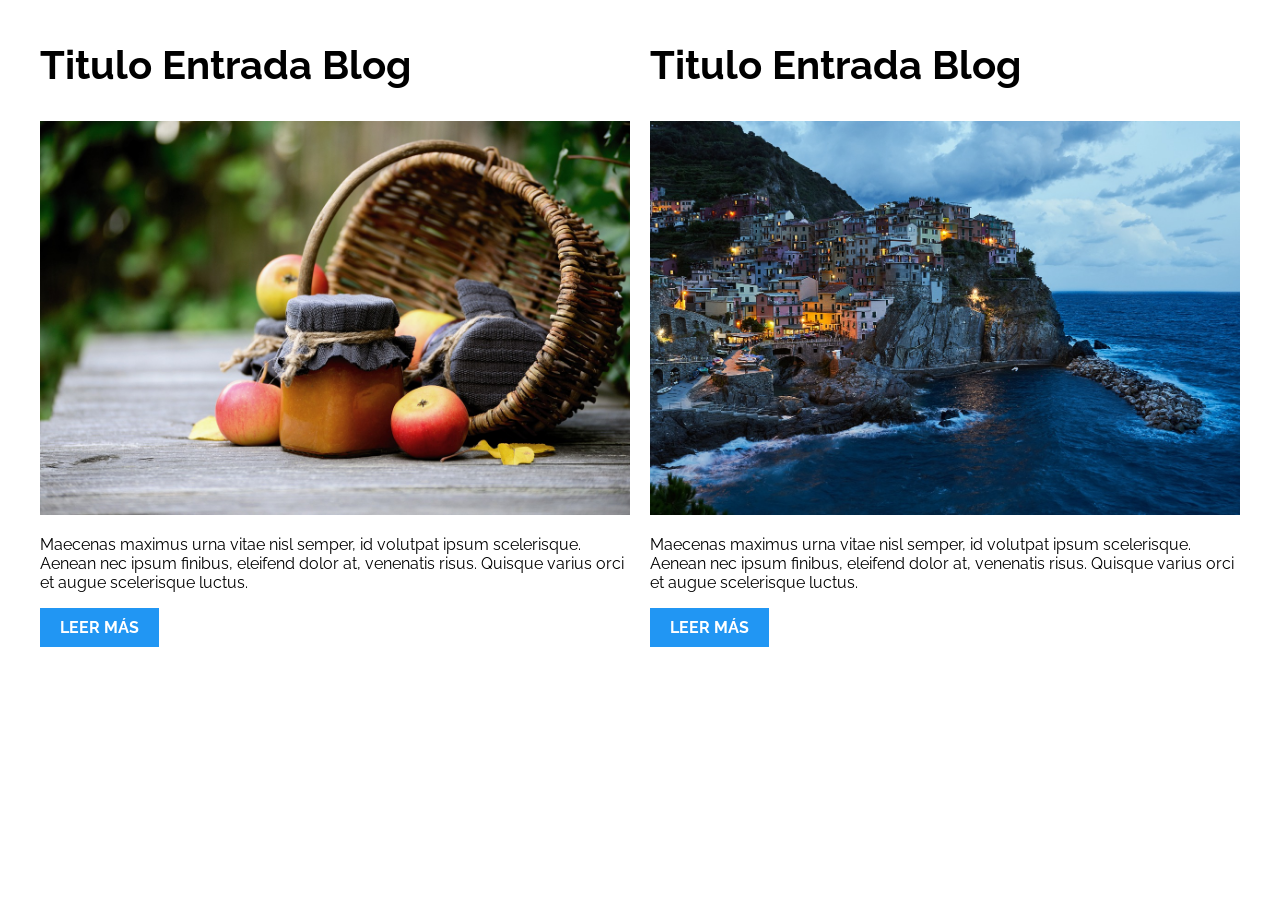
<file: 01-2columnas_iguales_css_grid/index.html>
<!DOCTYPE html>
<html>

<head>
    <meta charset="utf-8">
    <title>Patrones Responsive Web Design - 2 Columnas</title>
    <link rel="stylesheet" href="https://necolas.github.io/normalize.css/8.0.1/normalize.css">
    <link href="https://fonts.googleapis.com/css?family=Raleway:400,700,900" rel="stylesheet">
    <link rel="stylesheet" href="css/styles.css">
    <meta name="viewport" content="width=device-width, initial-scale=1">
</head>

<body>

    <div class="contenedor dos_columnas">
        <article class="entrada-blog">
            <h1>Titulo Entrada Blog</h1>
            <img src="img/imagen1.jpg">
            <p>Maecenas maximus urna vitae nisl semper, id volutpat ipsum scelerisque. Aenean nec ipsum finibus, eleifend dolor at, venenatis risus. Quisque varius orci et augue scelerisque luctus.</p>
            <a href="#">Leer más</a>
        </article>
        <article class="entrada-blog">
            <h1>Titulo Entrada Blog</h1>
            <img src="img/imagen2.jpg">
            <p>Maecenas maximus urna vitae nisl semper, id volutpat ipsum scelerisque. Aenean nec ipsum finibus, eleifend dolor at, venenatis risus. Quisque varius orci et augue scelerisque luctus.</p>
            <a href="#">Leer más</a>
        </article>
    </div>

</body>

</html>
</file>
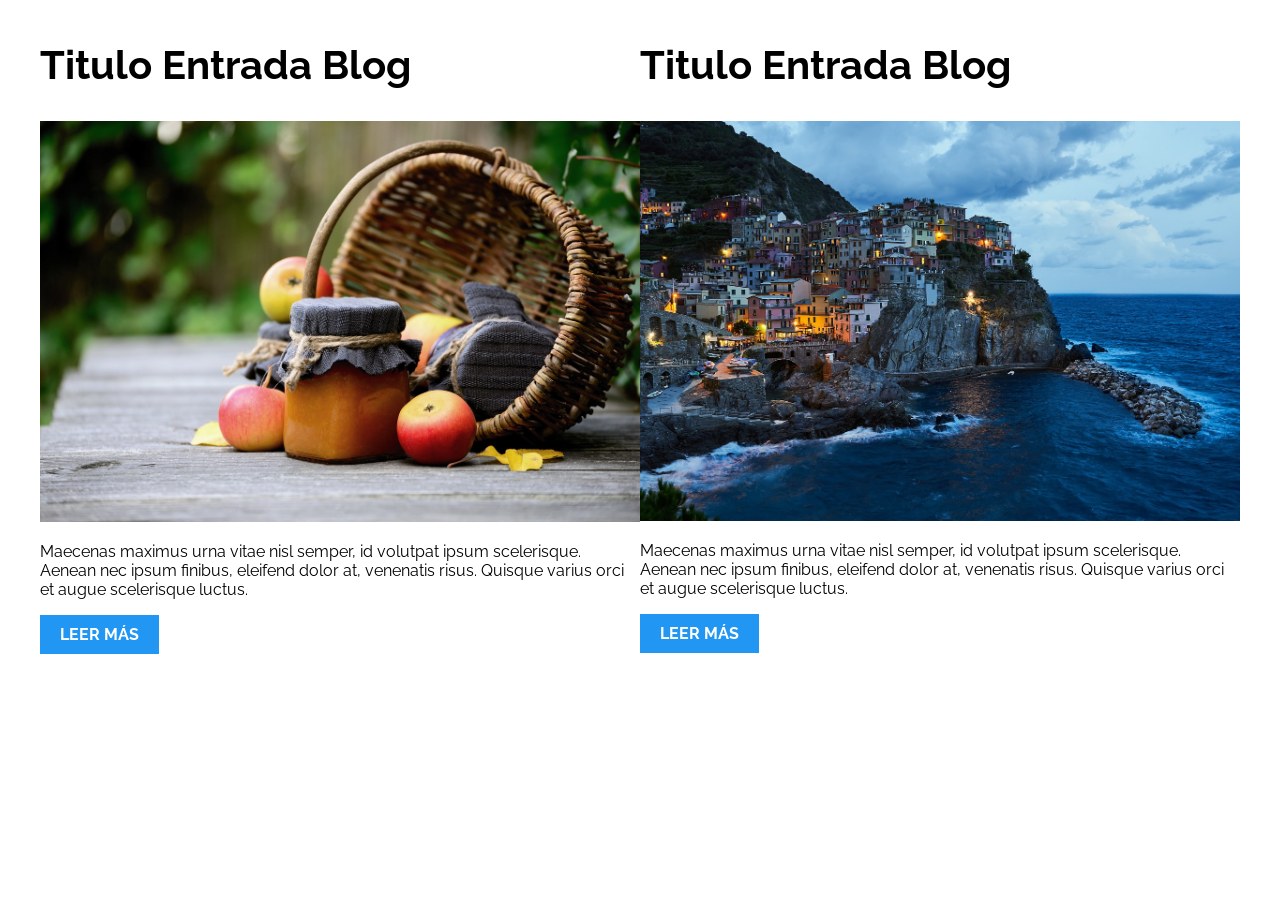
<file: 02-2columnas_iguales_flexbox/index.html>
<!DOCTYPE html>
<html>

<head>
    <meta charset="utf-8">
    <title>Patrones Responsive Web Design - 2 Columnas</title>
    <link rel="stylesheet" href="https://necolas.github.io/normalize.css/8.0.1/normalize.css">
    <link href="https://fonts.googleapis.com/css?family=Raleway:400,700,900" rel="stylesheet">
    <link rel="stylesheet" href="css/styles.css">
    <meta name="viewport" content="width=device-width, initial-scale=1">
</head>

<body>
    <div class="contenedor dos_columnas">
        <article class="entrada-blog">
            <h1>Titulo Entrada Blog</h1>
            <img src="img/imagen1.jpg">
            <p>Maecenas maximus urna vitae nisl semper, id volutpat ipsum scelerisque. Aenean nec ipsum finibus, eleifend dolor at, venenatis risus. Quisque varius orci et augue scelerisque luctus.</p>
            <a href="#">Leer más</a>
        </article>
        <article class="entrada-blog">
            <h1>Titulo Entrada Blog</h1>
            <img src="img/imagen2.jpg">
            <p>Maecenas maximus urna vitae nisl semper, id volutpat ipsum scelerisque. Aenean nec ipsum finibus, eleifend dolor at, venenatis risus. Quisque varius orci et augue scelerisque luctus.</p>
            <a href="#">Leer más</a>
        </article>
    </div>

</body>

</html>
</file>
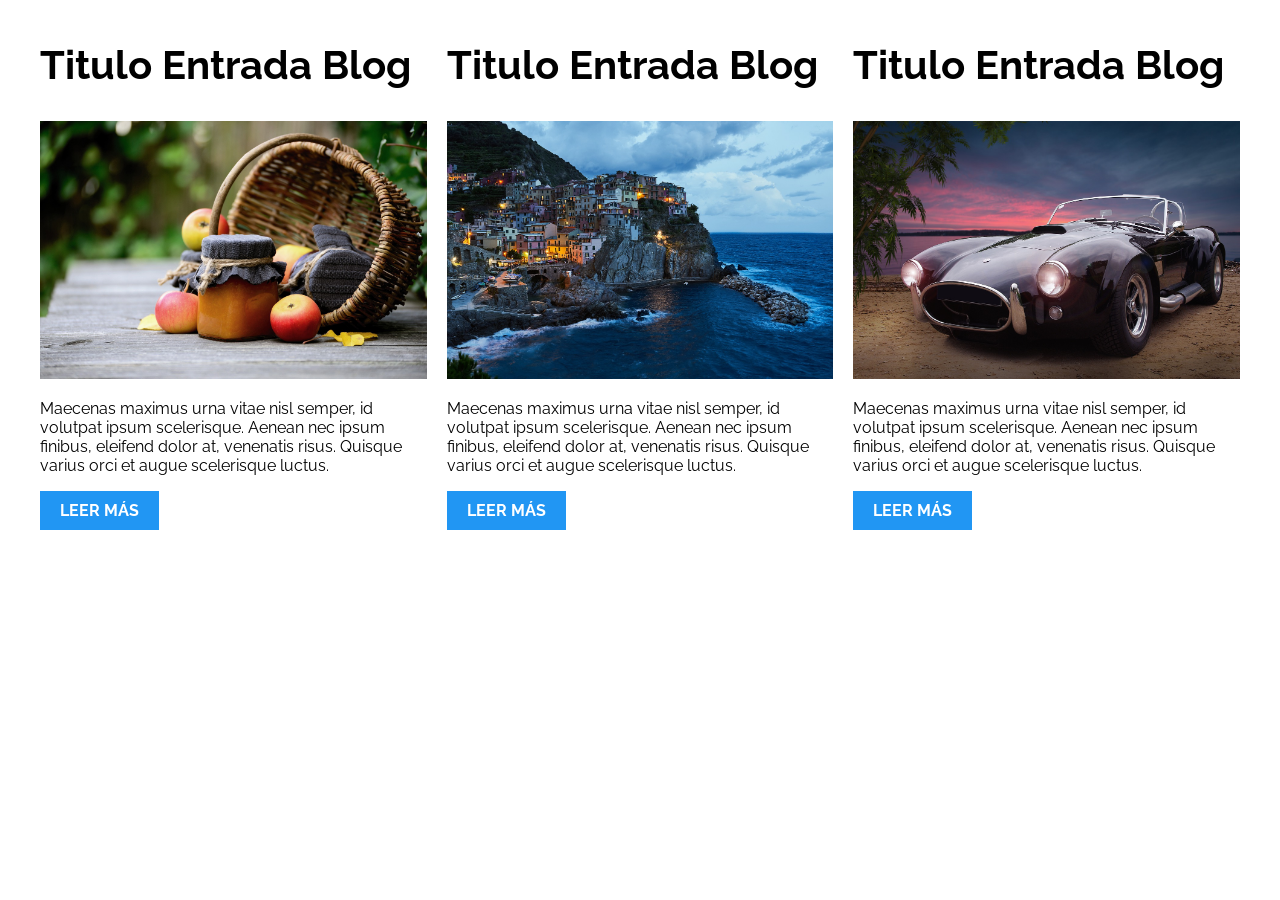
<file: 03-3columnas_iguales_css_grid/index.html>
<!DOCTYPE html>
<html>

<head>
    <meta charset="utf-8">
    <title>Patrones Responsive Web Design - 3 Columnas Iguales</title>
    <link rel="stylesheet" href="https://necolas.github.io/normalize.css/8.0.1/normalize.css">
    <link href="https://fonts.googleapis.com/css?family=Raleway:400,700,900" rel="stylesheet">
    <link rel="stylesheet" href="css/styles.css">
    <meta name="viewport" content="width=device-width, initial-scale=1">
</head>

<body>

    <div class="contenedor tres-columnas">
        <article class="entrada-blog">
            <h1>Titulo Entrada Blog</h1>
            <img src="img/imagen1.jpg">
            <p>Maecenas maximus urna vitae nisl semper, id volutpat ipsum scelerisque. Aenean nec ipsum finibus, eleifend dolor at, venenatis risus. Quisque varius orci et augue scelerisque luctus.</p>
            <a href="#">Leer más</a>
        </article>

        <article class="entrada-blog">
            <h1>Titulo Entrada Blog</h1>
            <img src="img/imagen2.jpg">

            <p>Maecenas maximus urna vitae nisl semper, id volutpat ipsum scelerisque. Aenean nec ipsum finibus, eleifend dolor at, venenatis risus. Quisque varius orci et augue scelerisque luctus.</p>
            <a href="#">Leer más</a>
        </article>

        <article class="entrada-blog">
            <h1>Titulo Entrada Blog</h1>
            <img src="img/imagen3.jpg">

            <p>Maecenas maximus urna vitae nisl semper, id volutpat ipsum scelerisque. Aenean nec ipsum finibus, eleifend dolor at, venenatis risus. Quisque varius orci et augue scelerisque luctus.</p>
            <a href="#">Leer más</a>
        </article>
    </div>

</body>

</html>
</file>
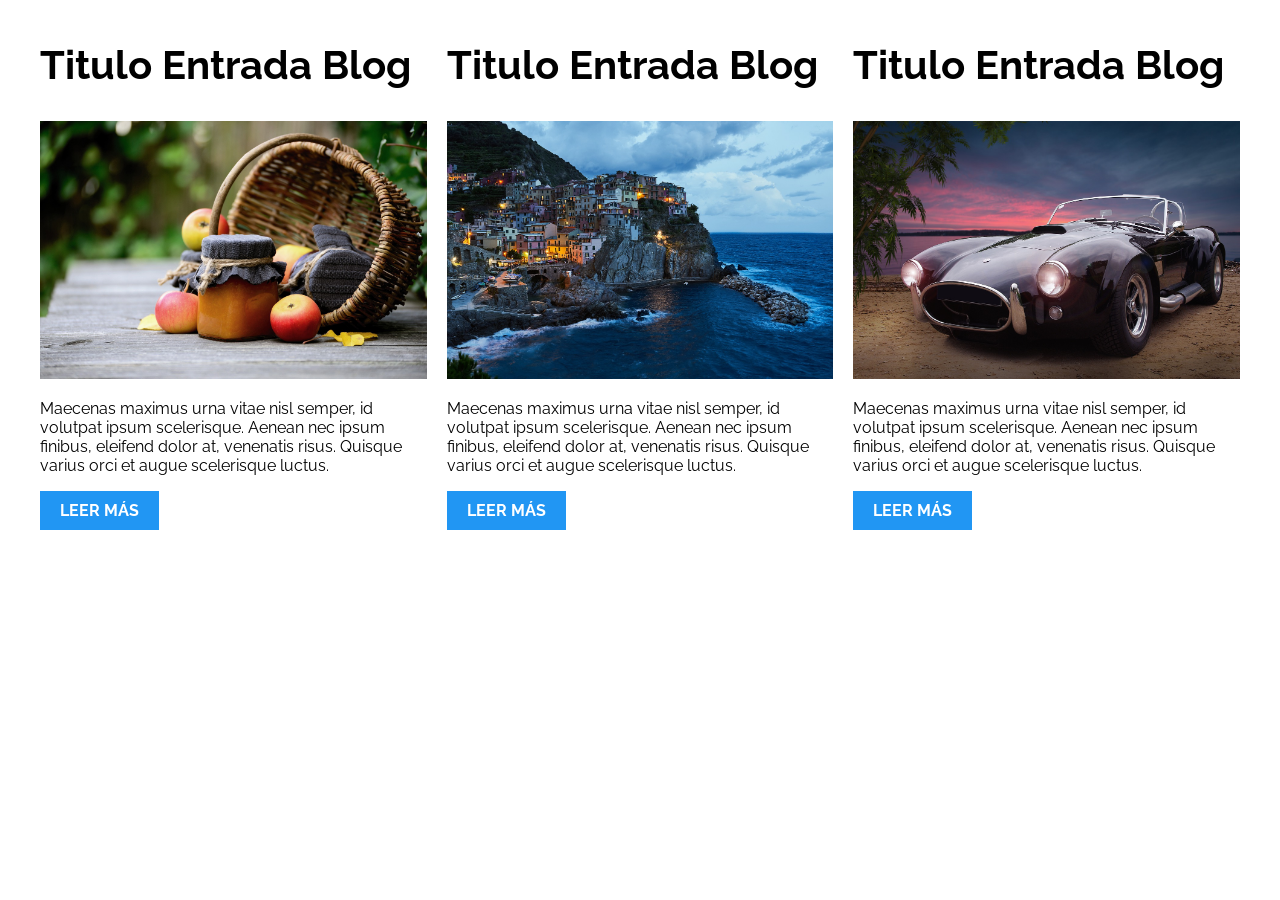
<file: 04-3columnas_iguales_flexbox/index.html>
<!DOCTYPE html>
<html>

<head>
    <meta charset="utf-8">
    <title>Patrones Responsive Web Design - 3 Columnas Iguales</title>
    <link rel="stylesheet" href="https://necolas.github.io/normalize.css/8.0.1/normalize.css">
    <link href="https://fonts.googleapis.com/css?family=Raleway:400,700,900" rel="stylesheet">
    <link rel="stylesheet" href="css/styles.css">
    <meta name="viewport" content="width=device-width, initial-scale=1">
</head>

<body>

    <div class="contenedor tres-columnas">
        <article class="entrada-blog">
            <h1>Titulo Entrada Blog</h1>
            <img src="img/imagen1.jpg">
            <p>Maecenas maximus urna vitae nisl semper, id volutpat ipsum scelerisque. Aenean nec ipsum finibus, eleifend dolor at, venenatis risus. Quisque varius orci et augue scelerisque luctus.</p>
            <a href="#">Leer más</a>
        </article>

        <article class="entrada-blog">
            <h1>Titulo Entrada Blog</h1>
            <img src="img/imagen2.jpg">

            <p>Maecenas maximus urna vitae nisl semper, id volutpat ipsum scelerisque. Aenean nec ipsum finibus, eleifend dolor at, venenatis risus. Quisque varius orci et augue scelerisque luctus.</p>
            <a href="#">Leer más</a>
        </article>

        <article class="entrada-blog">
            <h1>Titulo Entrada Blog</h1>
            <img src="img/imagen3.jpg">

            <p>Maecenas maximus urna vitae nisl semper, id volutpat ipsum scelerisque. Aenean nec ipsum finibus, eleifend dolor at, venenatis risus. Quisque varius orci et augue scelerisque luctus.</p>
            <a href="#">Leer más</a>
        </article>
    </div>
</body>

</html>
</file>
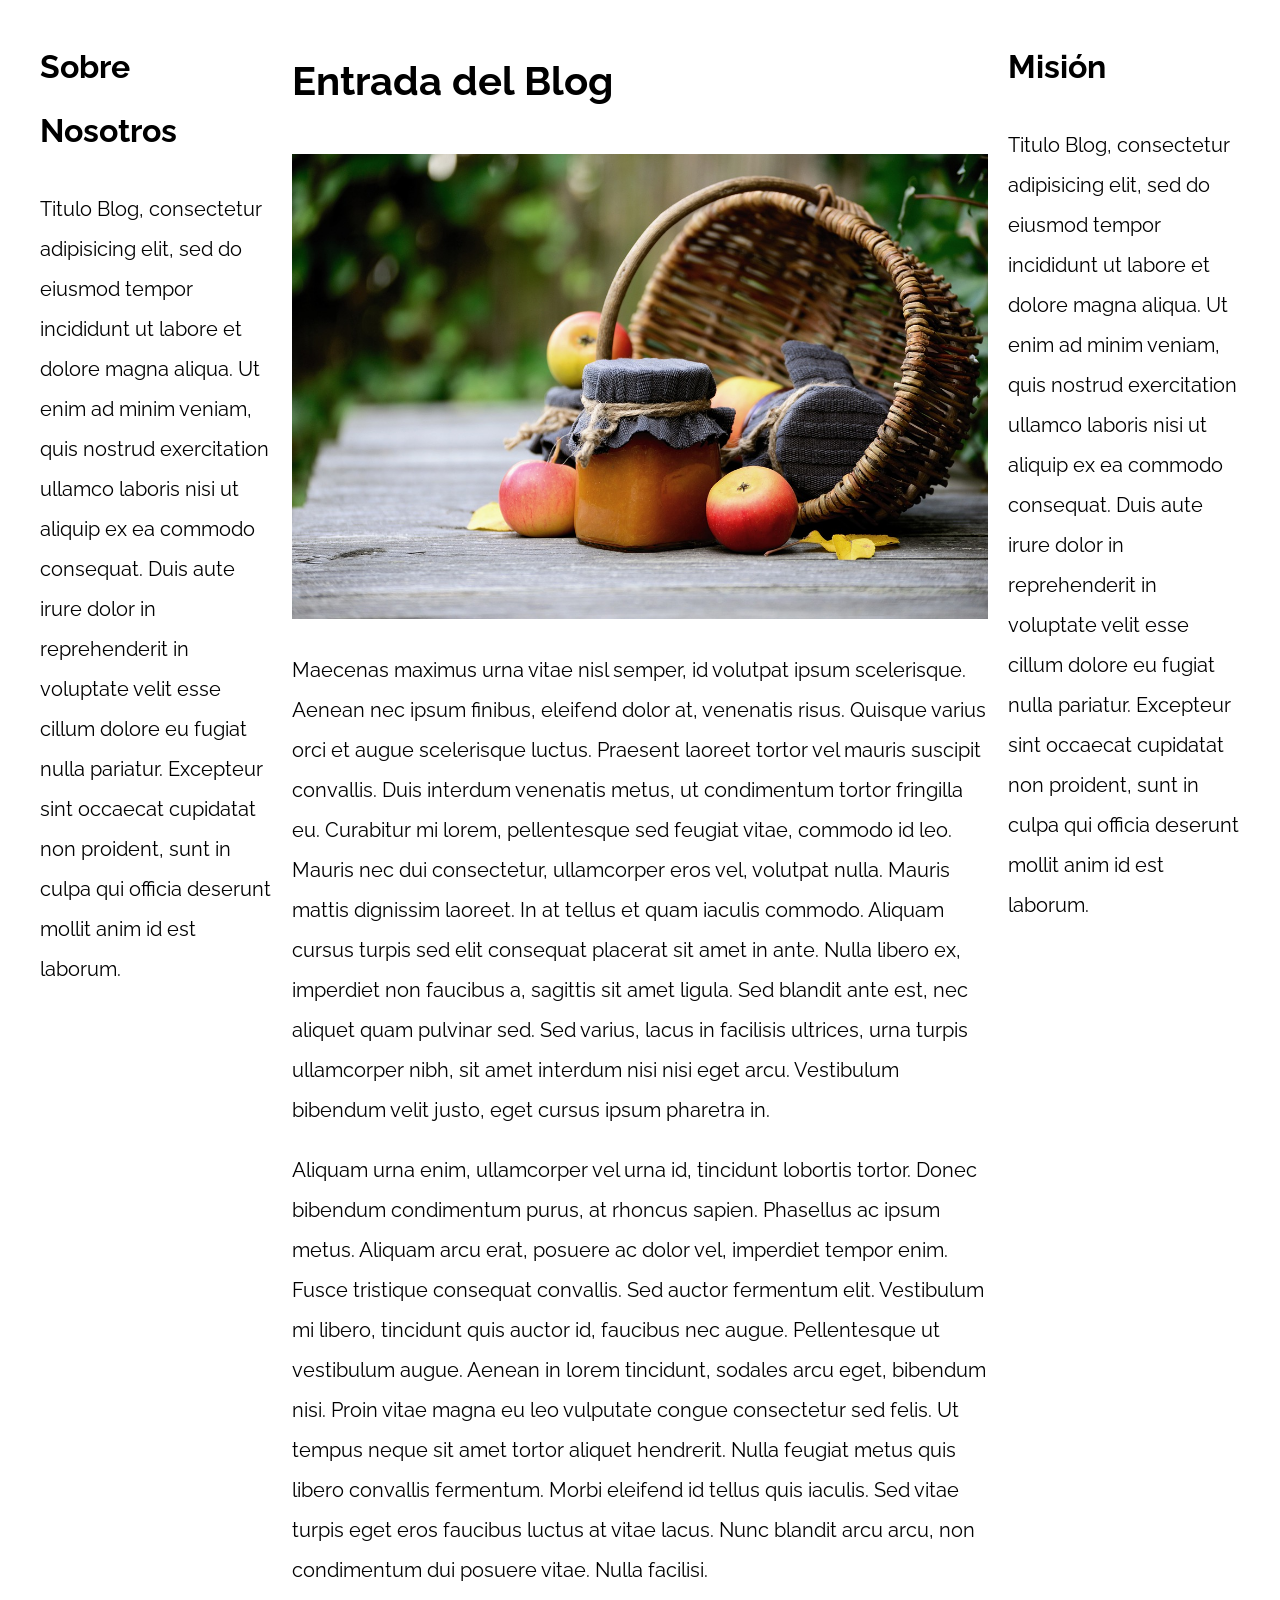
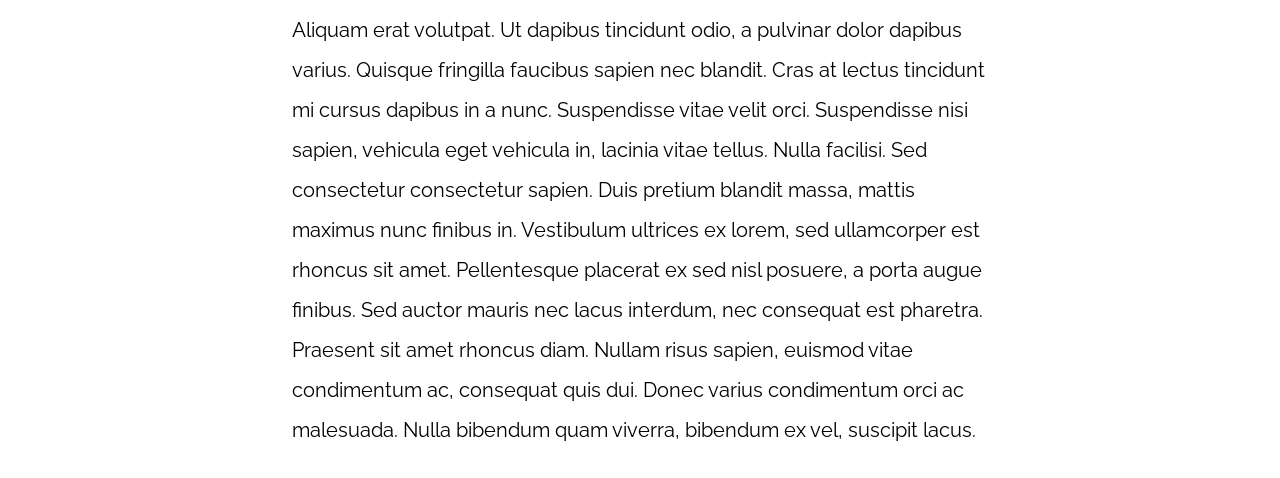
<file: 05-3columnas_css_grid/index.html>
<!DOCTYPE html>
<html>

<head>
    <meta charset="utf-8">
    <title>Patrones Responsive Web Design</title>
    <link rel="stylesheet" href="https://necolas.github.io/normalize.css/8.0.1/normalize.css">
    <link href="https://fonts.googleapis.com/css?family=Raleway:400,700,900" rel="stylesheet">
    <link rel="stylesheet" href="css/styles.css">
    <meta name="viewport" content="width=device-width, initial-scale=1">
</head>

<body>

    <div class="contenedor contenedor-grid">
        <main class="contenido_principal">
            <article>
                <h1>Entrada del Blog</h1>
                <img src="img/imagen1.jpg">

                <p>Maecenas maximus urna vitae nisl semper, id volutpat ipsum scelerisque. Aenean nec ipsum finibus, eleifend dolor at, venenatis risus. Quisque varius orci et augue scelerisque luctus. Praesent laoreet tortor vel mauris suscipit convallis.
                    Duis interdum venenatis metus, ut condimentum tortor fringilla eu. Curabitur mi lorem, pellentesque sed feugiat vitae, commodo id leo. Mauris nec dui consectetur, ullamcorper eros vel, volutpat nulla. Mauris mattis dignissim laoreet.
                    In at tellus et quam iaculis commodo. Aliquam cursus turpis sed elit consequat placerat sit amet in ante. Nulla libero ex, imperdiet non faucibus a, sagittis sit amet ligula. Sed blandit ante est, nec aliquet quam pulvinar sed. Sed
                    varius, lacus in facilisis ultrices, urna turpis ullamcorper nibh, sit amet interdum nisi nisi eget arcu. Vestibulum bibendum velit justo, eget cursus ipsum pharetra in.</p>

                <p>Aliquam urna enim, ullamcorper vel urna id, tincidunt lobortis tortor. Donec bibendum condimentum purus, at rhoncus sapien. Phasellus ac ipsum metus. Aliquam arcu erat, posuere ac dolor vel, imperdiet tempor enim. Fusce tristique consequat
                    convallis. Sed auctor fermentum elit. Vestibulum mi libero, tincidunt quis auctor id, faucibus nec augue. Pellentesque ut vestibulum augue. Aenean in lorem tincidunt, sodales arcu eget, bibendum nisi. Proin vitae magna eu leo vulputate
                    congue consectetur sed felis. Ut tempus neque sit amet tortor aliquet hendrerit. Nulla feugiat metus quis libero convallis fermentum. Morbi eleifend id tellus quis iaculis. Sed vitae turpis eget eros faucibus luctus at vitae lacus.
                    Nunc blandit arcu arcu, non condimentum dui posuere vitae. Nulla facilisi.</p>

                <p>Aliquam erat volutpat. Ut dapibus tincidunt odio, a pulvinar dolor dapibus varius. Quisque fringilla faucibus sapien nec blandit. Cras at lectus tincidunt mi cursus dapibus in a nunc. Suspendisse vitae velit orci. Suspendisse nisi sapien,
                    vehicula eget vehicula in, lacinia vitae tellus. Nulla facilisi. Sed consectetur consectetur sapien. Duis pretium blandit massa, mattis maximus nunc finibus in. Vestibulum ultrices ex lorem, sed ullamcorper est rhoncus sit amet. Pellentesque
                    placerat ex sed nisl posuere, a porta augue finibus. Sed auctor mauris nec lacus interdum, nec consequat est pharetra. Praesent sit amet rhoncus diam. Nullam risus sapien, euismod vitae condimentum ac, consequat quis dui. Donec varius
                    condimentum orci ac malesuada. Nulla bibendum quam viverra, bibendum ex vel, suscipit lacus.</p>

            </article>
        </main>

        <aside class="sidebar-1">
            <h2>Sobre Nosotros</h2>
            <p>Titulo Blog, consectetur adipisicing elit, sed do eiusmod tempor incididunt ut labore et dolore magna aliqua. Ut enim ad minim veniam, quis nostrud exercitation ullamco laboris nisi ut aliquip ex ea commodo consequat. Duis aute irure dolor
                in reprehenderit in voluptate velit esse cillum dolore eu fugiat nulla pariatur. Excepteur sint occaecat cupidatat non proident, sunt in culpa qui officia deserunt mollit anim id est laborum.</p>
        </aside>
        <aside class="sidebar-2">
            <h2>Misión</h2>
            <p>Titulo Blog, consectetur adipisicing elit, sed do eiusmod tempor incididunt ut labore et dolore magna aliqua. Ut enim ad minim veniam, quis nostrud exercitation ullamco laboris nisi ut aliquip ex ea commodo consequat. Duis aute irure dolor
                in reprehenderit in voluptate velit esse cillum dolore eu fugiat nulla pariatur. Excepteur sint occaecat cupidatat non proident, sunt in culpa qui officia deserunt mollit anim id est laborum.</p>
        </aside>
    </div>

</body>

</html>
</file>
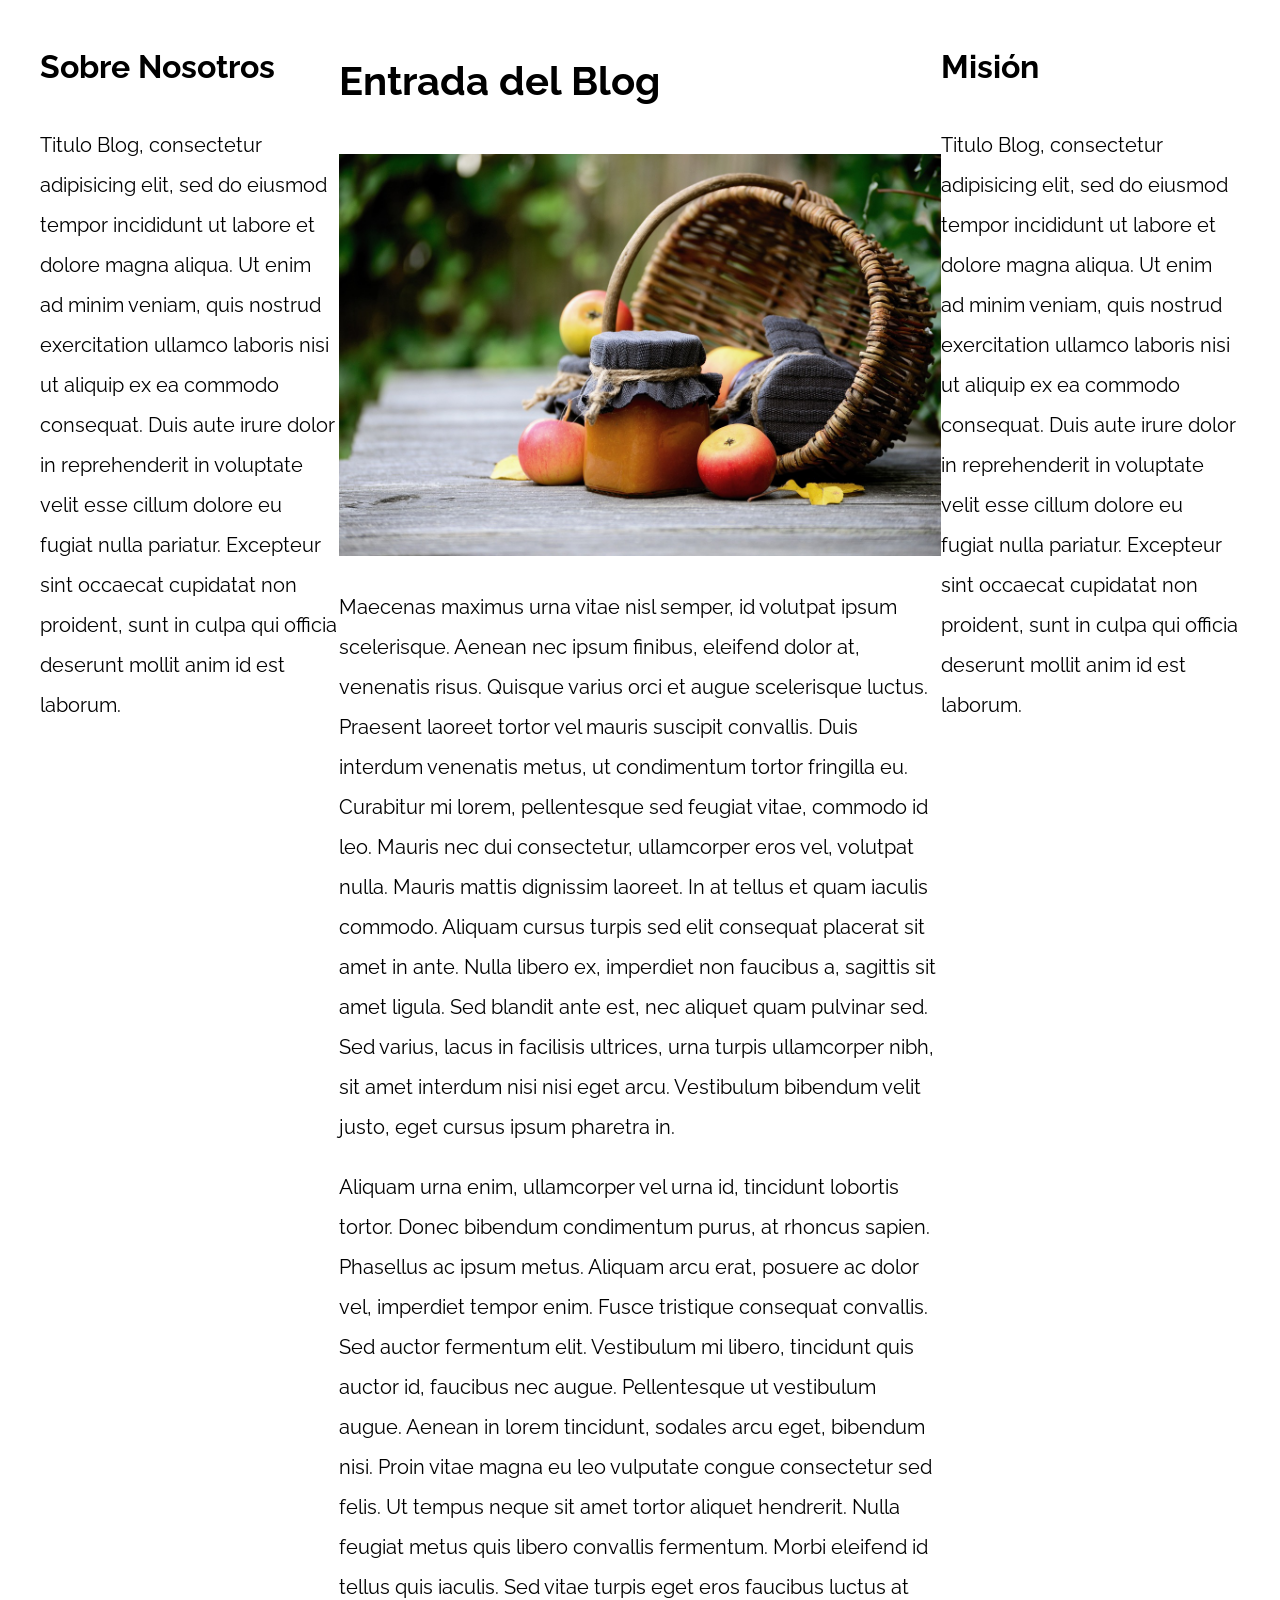
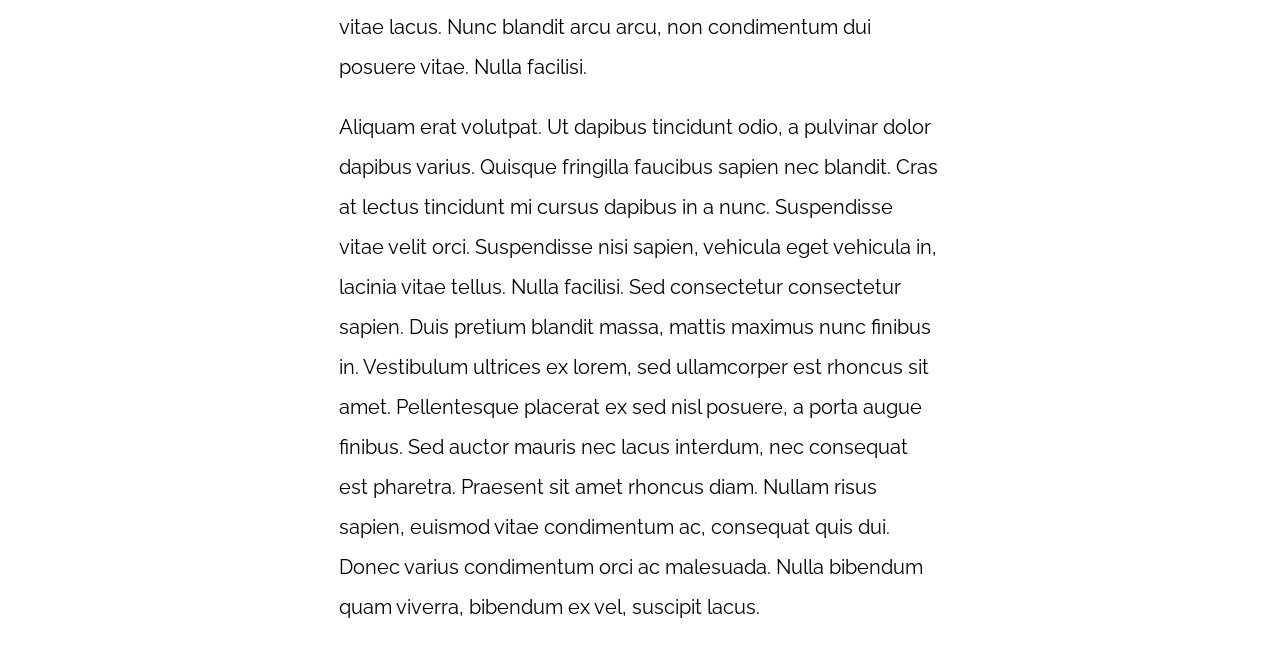
<file: 06-3columnas_flexbox/index.html>
<!DOCTYPE html>
<html>

<head>
    <meta charset="utf-8">
    <title>Patrones Responsive Web Design</title>
    <link rel="stylesheet" href="https://necolas.github.io/normalize.css/8.0.1/normalize.css">
    <link href="https://fonts.googleapis.com/css?family=Raleway:400,700,900" rel="stylesheet">
    <link rel="stylesheet" href="css/styles.css">
    <meta name="viewport" content="width=device-width, initial-scale=1">
</head>

<body>

    <div class="contenedor contenedor-flex">
        <main class="contenido-principal">
            <article>
                <h1>Entrada del Blog</h1>
                <img src="img/imagen1.jpg">

                <p>Maecenas maximus urna vitae nisl semper, id volutpat ipsum scelerisque. Aenean nec ipsum finibus, eleifend dolor at, venenatis risus. Quisque varius orci et augue scelerisque luctus. Praesent laoreet tortor vel mauris suscipit convallis.
                    Duis interdum venenatis metus, ut condimentum tortor fringilla eu. Curabitur mi lorem, pellentesque sed feugiat vitae, commodo id leo. Mauris nec dui consectetur, ullamcorper eros vel, volutpat nulla. Mauris mattis dignissim laoreet.
                    In at tellus et quam iaculis commodo. Aliquam cursus turpis sed elit consequat placerat sit amet in ante. Nulla libero ex, imperdiet non faucibus a, sagittis sit amet ligula. Sed blandit ante est, nec aliquet quam pulvinar sed. Sed
                    varius, lacus in facilisis ultrices, urna turpis ullamcorper nibh, sit amet interdum nisi nisi eget arcu. Vestibulum bibendum velit justo, eget cursus ipsum pharetra in.</p>

                <p>Aliquam urna enim, ullamcorper vel urna id, tincidunt lobortis tortor. Donec bibendum condimentum purus, at rhoncus sapien. Phasellus ac ipsum metus. Aliquam arcu erat, posuere ac dolor vel, imperdiet tempor enim. Fusce tristique consequat
                    convallis. Sed auctor fermentum elit. Vestibulum mi libero, tincidunt quis auctor id, faucibus nec augue. Pellentesque ut vestibulum augue. Aenean in lorem tincidunt, sodales arcu eget, bibendum nisi. Proin vitae magna eu leo vulputate
                    congue consectetur sed felis. Ut tempus neque sit amet tortor aliquet hendrerit. Nulla feugiat metus quis libero convallis fermentum. Morbi eleifend id tellus quis iaculis. Sed vitae turpis eget eros faucibus luctus at vitae lacus.
                    Nunc blandit arcu arcu, non condimentum dui posuere vitae. Nulla facilisi.</p>

                <p>Aliquam erat volutpat. Ut dapibus tincidunt odio, a pulvinar dolor dapibus varius. Quisque fringilla faucibus sapien nec blandit. Cras at lectus tincidunt mi cursus dapibus in a nunc. Suspendisse vitae velit orci. Suspendisse nisi sapien,
                    vehicula eget vehicula in, lacinia vitae tellus. Nulla facilisi. Sed consectetur consectetur sapien. Duis pretium blandit massa, mattis maximus nunc finibus in. Vestibulum ultrices ex lorem, sed ullamcorper est rhoncus sit amet. Pellentesque
                    placerat ex sed nisl posuere, a porta augue finibus. Sed auctor mauris nec lacus interdum, nec consequat est pharetra. Praesent sit amet rhoncus diam. Nullam risus sapien, euismod vitae condimentum ac, consequat quis dui. Donec varius
                    condimentum orci ac malesuada. Nulla bibendum quam viverra, bibendum ex vel, suscipit lacus.</p>

            </article>
        </main>

        <aside class="sidebar_1 sidebar">
            <h2>Sobre Nosotros</h2>
            <p>Titulo Blog, consectetur adipisicing elit, sed do eiusmod tempor incididunt ut labore et dolore magna aliqua. Ut enim ad minim veniam, quis nostrud exercitation ullamco laboris nisi ut aliquip ex ea commodo consequat. Duis aute irure dolor
                in reprehenderit in voluptate velit esse cillum dolore eu fugiat nulla pariatur. Excepteur sint occaecat cupidatat non proident, sunt in culpa qui officia deserunt mollit anim id est laborum.</p>
        </aside>
        <aside class="sidebar_2 sidebar">
            <h2>Misión</h2>
            <p>Titulo Blog, consectetur adipisicing elit, sed do eiusmod tempor incididunt ut labore et dolore magna aliqua. Ut enim ad minim veniam, quis nostrud exercitation ullamco laboris nisi ut aliquip ex ea commodo consequat. Duis aute irure dolor
                in reprehenderit in voluptate velit esse cillum dolore eu fugiat nulla pariatur. Excepteur sint occaecat cupidatat non proident, sunt in culpa qui officia deserunt mollit anim id est laborum.</p>
        </aside>
    </div>

</body>

</html>
</file>
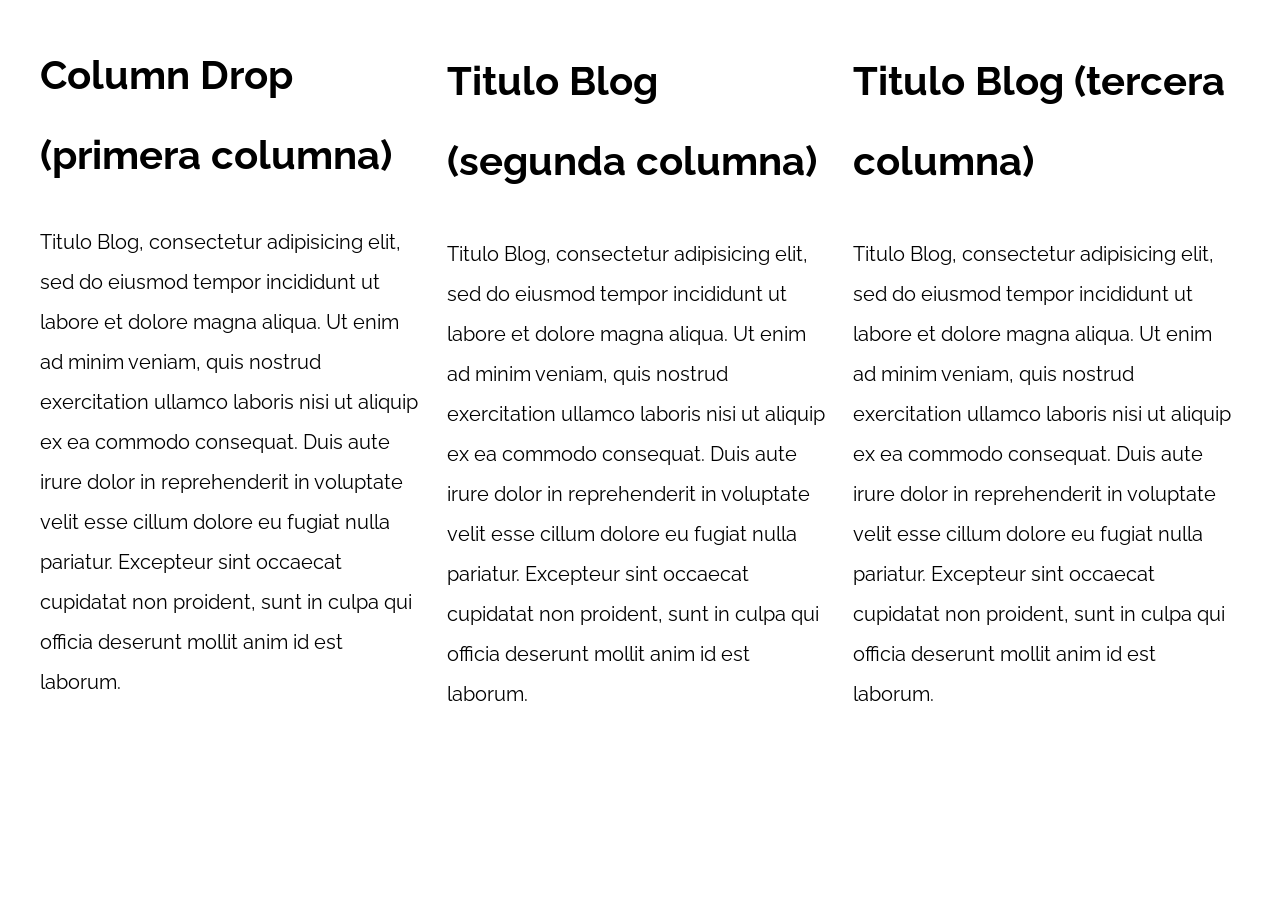
<file: 07-column_drop_css_grid/index.html>
<!DOCTYPE html>
<html>

<head>
    <meta charset="utf-8">
    <title>Patrones Responsive Web Design</title>
    <link rel="stylesheet" href="https://necolas.github.io/normalize.css/8.0.1/normalize.css">
    <link href="https://fonts.googleapis.com/css?family=Raleway:400,700,900" rel="stylesheet">
    <link rel="stylesheet" href="css/styles.css">
    <meta name="viewport" content="width=device-width, initial-scale=1">
</head>

<body>

    <div class="contenedor column-drop-css">
        <main>
            <h1>Column Drop (primera columna)</h1>
            <p>
                Titulo Blog, consectetur adipisicing elit, sed do eiusmod tempor incididunt ut labore et dolore magna aliqua. Ut enim ad minim veniam, quis nostrud exercitation ullamco laboris nisi ut aliquip ex ea commodo consequat. Duis aute irure dolor in reprehenderit
                in voluptate velit esse cillum dolore eu fugiat nulla pariatur. Excepteur sint occaecat cupidatat non proident, sunt in culpa qui officia deserunt mollit anim id est laborum.
            </p>
        </main>

        <aside class="primera">
            <h1>Titulo Blog (segunda columna)</h1>
            <p>
                Titulo Blog, consectetur adipisicing elit, sed do eiusmod tempor incididunt ut labore et dolore magna aliqua. Ut enim ad minim veniam, quis nostrud exercitation ullamco laboris nisi ut aliquip ex ea commodo consequat. Duis aute irure dolor in reprehenderit
                in voluptate velit esse cillum dolore eu fugiat nulla pariatur. Excepteur sint occaecat cupidatat non proident, sunt in culpa qui officia deserunt mollit anim id est laborum.
            </p>
        </aside>

        <aside class="segunda">
            <h1>Titulo Blog (tercera columna)</h1>
            <p>
                Titulo Blog, consectetur adipisicing elit, sed do eiusmod tempor incididunt ut labore et dolore magna aliqua. Ut enim ad minim veniam, quis nostrud exercitation ullamco laboris nisi ut aliquip ex ea commodo consequat. Duis aute irure dolor in reprehenderit
                in voluptate velit esse cillum dolore eu fugiat nulla pariatur. Excepteur sint occaecat cupidatat non proident, sunt in culpa qui officia deserunt mollit anim id est laborum.
            </p>
        </aside>
    </div>

</body>

</html>
</file>
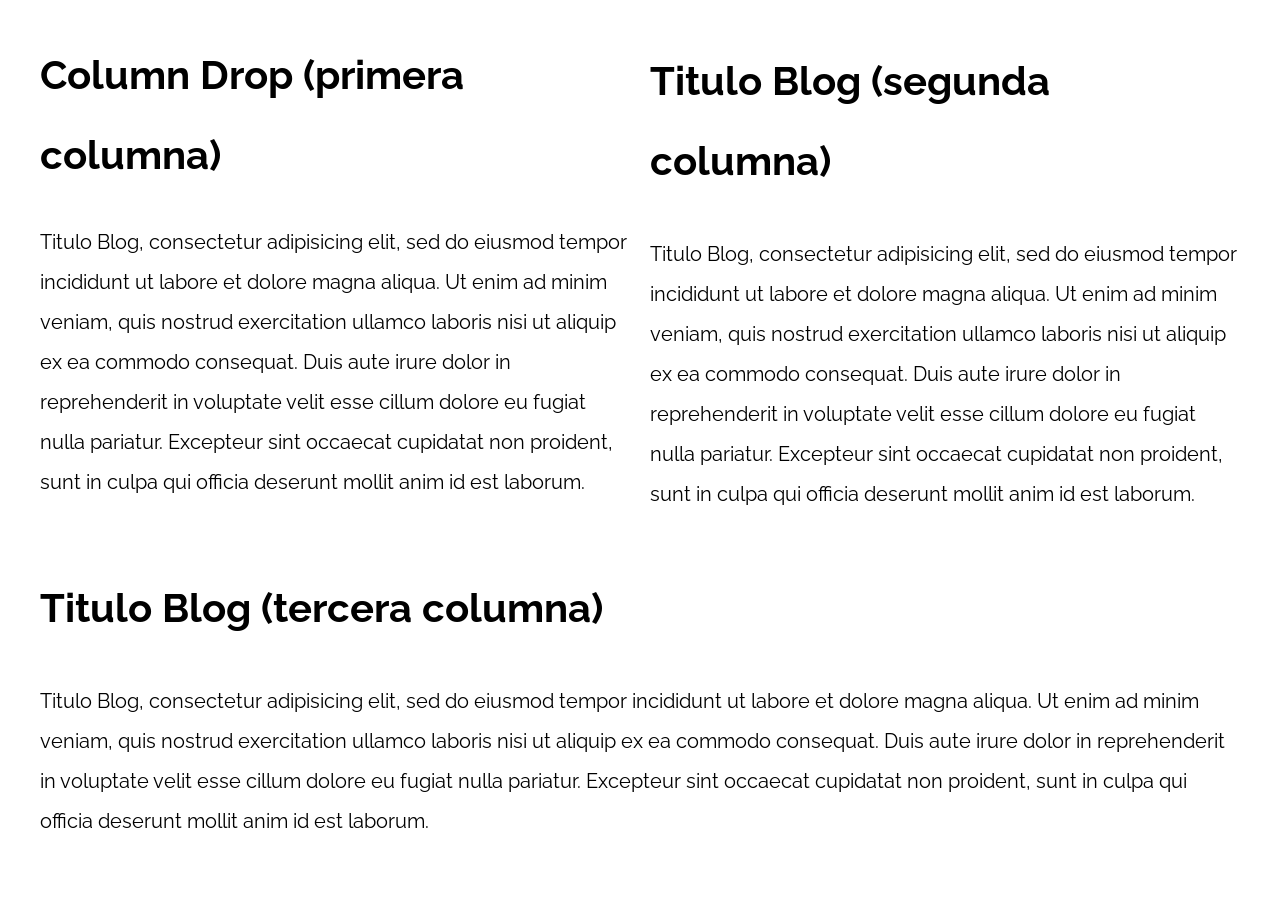
<file: 08-column_drop_flexbox/index.html>
<!DOCTYPE html>
<html>

<head>
    <meta charset="utf-8">
    <title>Patrones Responsive Web Design</title>
    <link rel="stylesheet" href="https://necolas.github.io/normalize.css/8.0.1/normalize.css">
    <link href="https://fonts.googleapis.com/css?family=Raleway:400,700,900" rel="stylesheet">
    <link rel="stylesheet" href="css/styles.css">
    <meta name="viewport" content="width=device-width, initial-scale=1">
</head>

<body>

    <div class="contenedor column-drop-flex">
        <main class="contenido-principal">
            <h1>Column Drop (primera columna)</h1>
            <p>
                Titulo Blog, consectetur adipisicing elit, sed do eiusmod tempor incididunt ut labore et dolore magna aliqua. Ut enim ad minim veniam, quis nostrud exercitation ullamco laboris nisi ut aliquip ex ea commodo consequat. Duis aute irure dolor in reprehenderit
                in voluptate velit esse cillum dolore eu fugiat nulla pariatur. Excepteur sint occaecat cupidatat non proident, sunt in culpa qui officia deserunt mollit anim id est laborum.
            </p>
        </main>

        <aside class="primera">
            <h1>Titulo Blog (segunda columna)</h1>
            <p>
                Titulo Blog, consectetur adipisicing elit, sed do eiusmod tempor incididunt ut labore et dolore magna aliqua. Ut enim ad minim veniam, quis nostrud exercitation ullamco laboris nisi ut aliquip ex ea commodo consequat. Duis aute irure dolor in reprehenderit
                in voluptate velit esse cillum dolore eu fugiat nulla pariatur. Excepteur sint occaecat cupidatat non proident, sunt in culpa qui officia deserunt mollit anim id est laborum.
            </p>
        </aside>

        <aside class="segunda">
            <h1>Titulo Blog (tercera columna)</h1>
            <p>
                Titulo Blog, consectetur adipisicing elit, sed do eiusmod tempor incididunt ut labore et dolore magna aliqua. Ut enim ad minim veniam, quis nostrud exercitation ullamco laboris nisi ut aliquip ex ea commodo consequat. Duis aute irure dolor in reprehenderit
                in voluptate velit esse cillum dolore eu fugiat nulla pariatur. Excepteur sint occaecat cupidatat non proident, sunt in culpa qui officia deserunt mollit anim id est laborum.
            </p>
        </aside>
    </div>

</body>

</html>
</file>
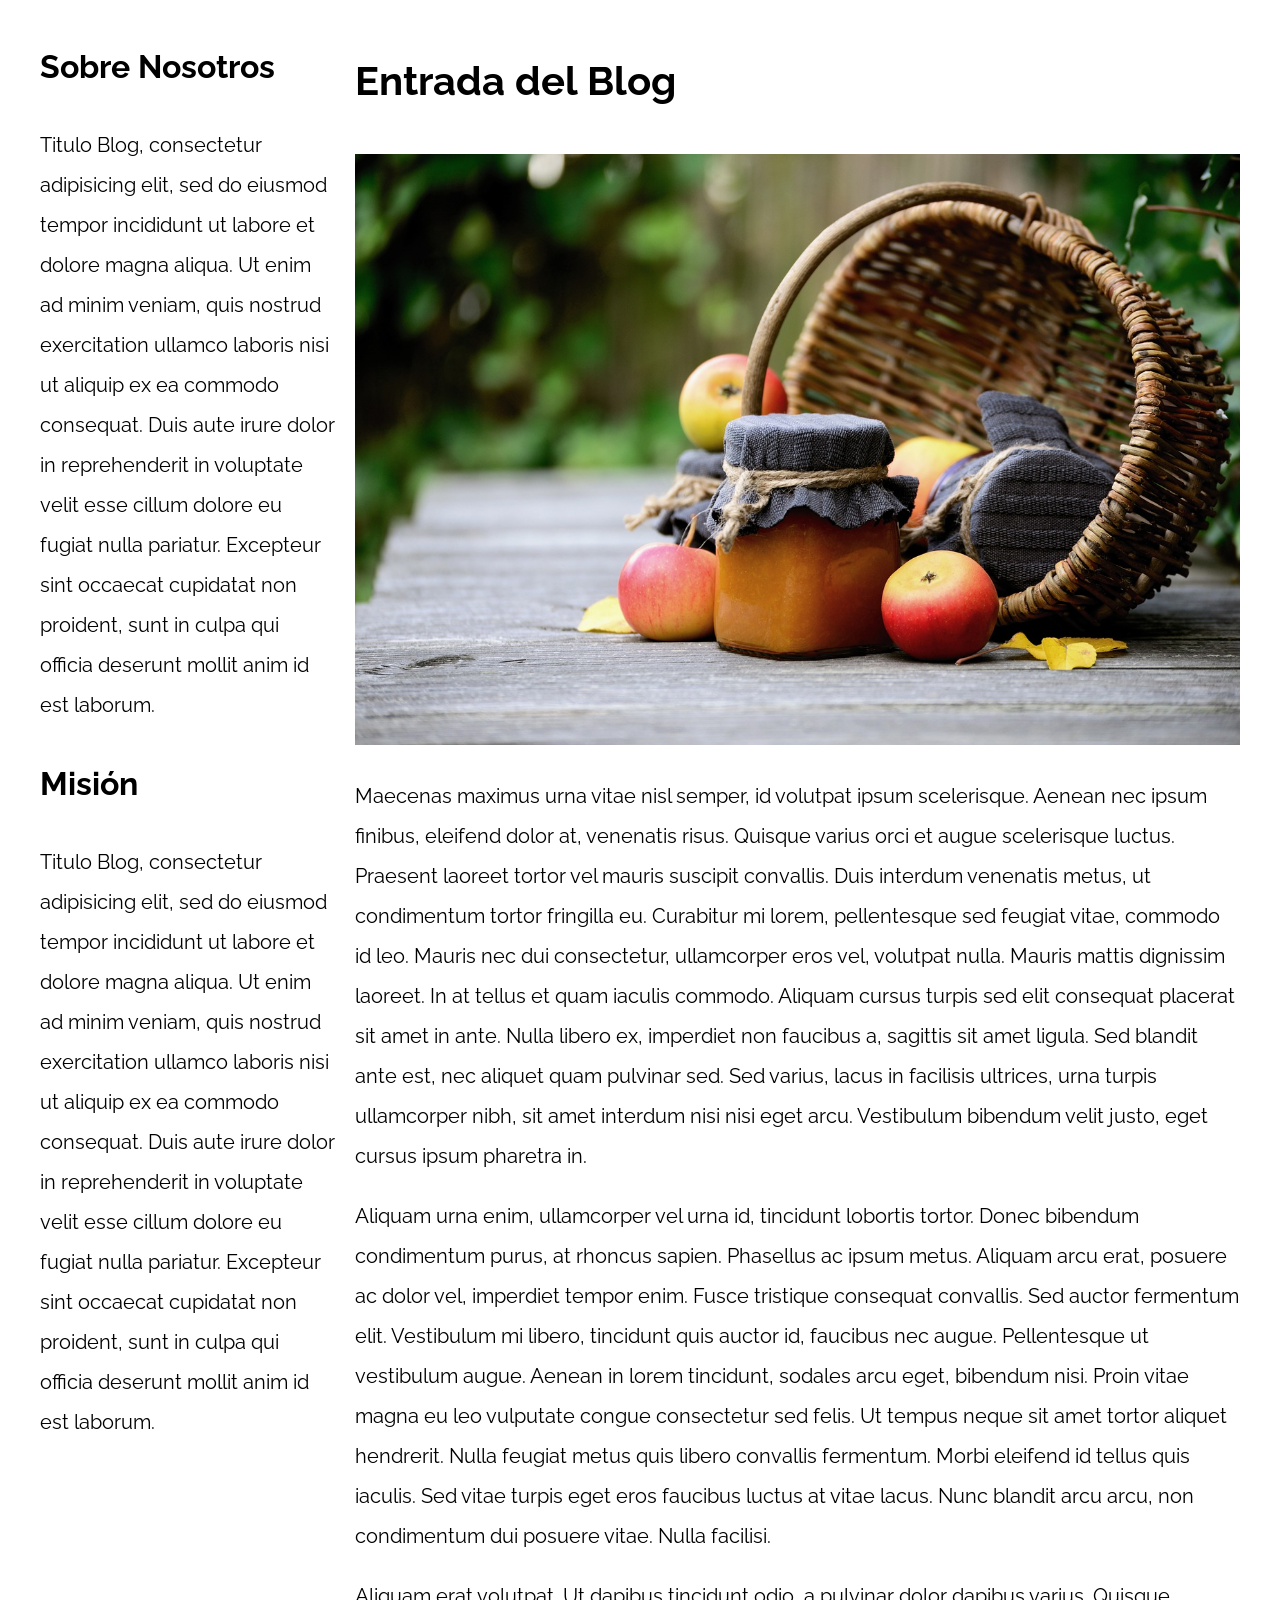
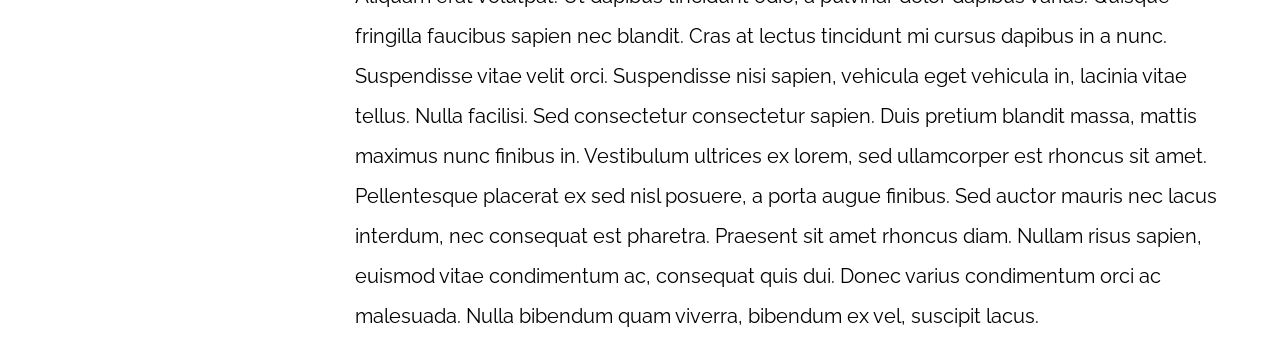
<file: 09-con_sidebar_css_grid/index.html>
<!DOCTYPE html>
<html>

<head>
    <meta charset="utf-8">
    <title>Patrones Responsive Web Design</title>
    <link rel="stylesheet" href="https://necolas.github.io/normalize.css/8.0.1/normalize.css">
    <link href="https://fonts.googleapis.com/css?family=Raleway:400,700,900" rel="stylesheet">
    <link rel="stylesheet" href="css/styles.css">
    <meta name="viewport" content="width=device-width, initial-scale=1">
</head>

<body>

    <div class="contenedor con-sidebar">
        <article>
            <h1>Entrada del Blog</h1>
            <img src="img/imagen1.jpg">

            <p>Maecenas maximus urna vitae nisl semper, id volutpat ipsum scelerisque. Aenean nec ipsum finibus, eleifend dolor at, venenatis risus. Quisque varius orci et augue scelerisque luctus. Praesent laoreet tortor vel mauris suscipit convallis. Duis
                interdum venenatis metus, ut condimentum tortor fringilla eu. Curabitur mi lorem, pellentesque sed feugiat vitae, commodo id leo. Mauris nec dui consectetur, ullamcorper eros vel, volutpat nulla. Mauris mattis dignissim laoreet. In at
                tellus et quam iaculis commodo. Aliquam cursus turpis sed elit consequat placerat sit amet in ante. Nulla libero ex, imperdiet non faucibus a, sagittis sit amet ligula. Sed blandit ante est, nec aliquet quam pulvinar sed. Sed varius, lacus
                in facilisis ultrices, urna turpis ullamcorper nibh, sit amet interdum nisi nisi eget arcu. Vestibulum bibendum velit justo, eget cursus ipsum pharetra in.</p>

            <p>Aliquam urna enim, ullamcorper vel urna id, tincidunt lobortis tortor. Donec bibendum condimentum purus, at rhoncus sapien. Phasellus ac ipsum metus. Aliquam arcu erat, posuere ac dolor vel, imperdiet tempor enim. Fusce tristique consequat
                convallis. Sed auctor fermentum elit. Vestibulum mi libero, tincidunt quis auctor id, faucibus nec augue. Pellentesque ut vestibulum augue. Aenean in lorem tincidunt, sodales arcu eget, bibendum nisi. Proin vitae magna eu leo vulputate
                congue consectetur sed felis. Ut tempus neque sit amet tortor aliquet hendrerit. Nulla feugiat metus quis libero convallis fermentum. Morbi eleifend id tellus quis iaculis. Sed vitae turpis eget eros faucibus luctus at vitae lacus. Nunc
                blandit arcu arcu, non condimentum dui posuere vitae. Nulla facilisi.</p>

            <p>Aliquam erat volutpat. Ut dapibus tincidunt odio, a pulvinar dolor dapibus varius. Quisque fringilla faucibus sapien nec blandit. Cras at lectus tincidunt mi cursus dapibus in a nunc. Suspendisse vitae velit orci. Suspendisse nisi sapien,
                vehicula eget vehicula in, lacinia vitae tellus. Nulla facilisi. Sed consectetur consectetur sapien. Duis pretium blandit massa, mattis maximus nunc finibus in. Vestibulum ultrices ex lorem, sed ullamcorper est rhoncus sit amet. Pellentesque
                placerat ex sed nisl posuere, a porta augue finibus. Sed auctor mauris nec lacus interdum, nec consequat est pharetra. Praesent sit amet rhoncus diam. Nullam risus sapien, euismod vitae condimentum ac, consequat quis dui. Donec varius
                condimentum orci ac malesuada. Nulla bibendum quam viverra, bibendum ex vel, suscipit lacus.</p>
        </article>
        <aside>
            <h2>Sobre Nosotros</h2>
            <p>Titulo Blog, consectetur adipisicing elit, sed do eiusmod tempor incididunt ut labore et dolore magna aliqua. Ut enim ad minim veniam, quis nostrud exercitation ullamco laboris nisi ut aliquip ex ea commodo consequat. Duis aute irure dolor
                in reprehenderit in voluptate velit esse cillum dolore eu fugiat nulla pariatur. Excepteur sint occaecat cupidatat non proident, sunt in culpa qui officia deserunt mollit anim id est laborum.</p>


            <h2>Misión</h2>
            <p>Titulo Blog, consectetur adipisicing elit, sed do eiusmod tempor incididunt ut labore et dolore magna aliqua. Ut enim ad minim veniam, quis nostrud exercitation ullamco laboris nisi ut aliquip ex ea commodo consequat. Duis aute irure dolor
                in reprehenderit in voluptate velit esse cillum dolore eu fugiat nulla pariatur. Excepteur sint occaecat cupidatat non proident, sunt in culpa qui officia deserunt mollit anim id est laborum.</p>
        </aside>
    </div>

</body>

</html>
</file>
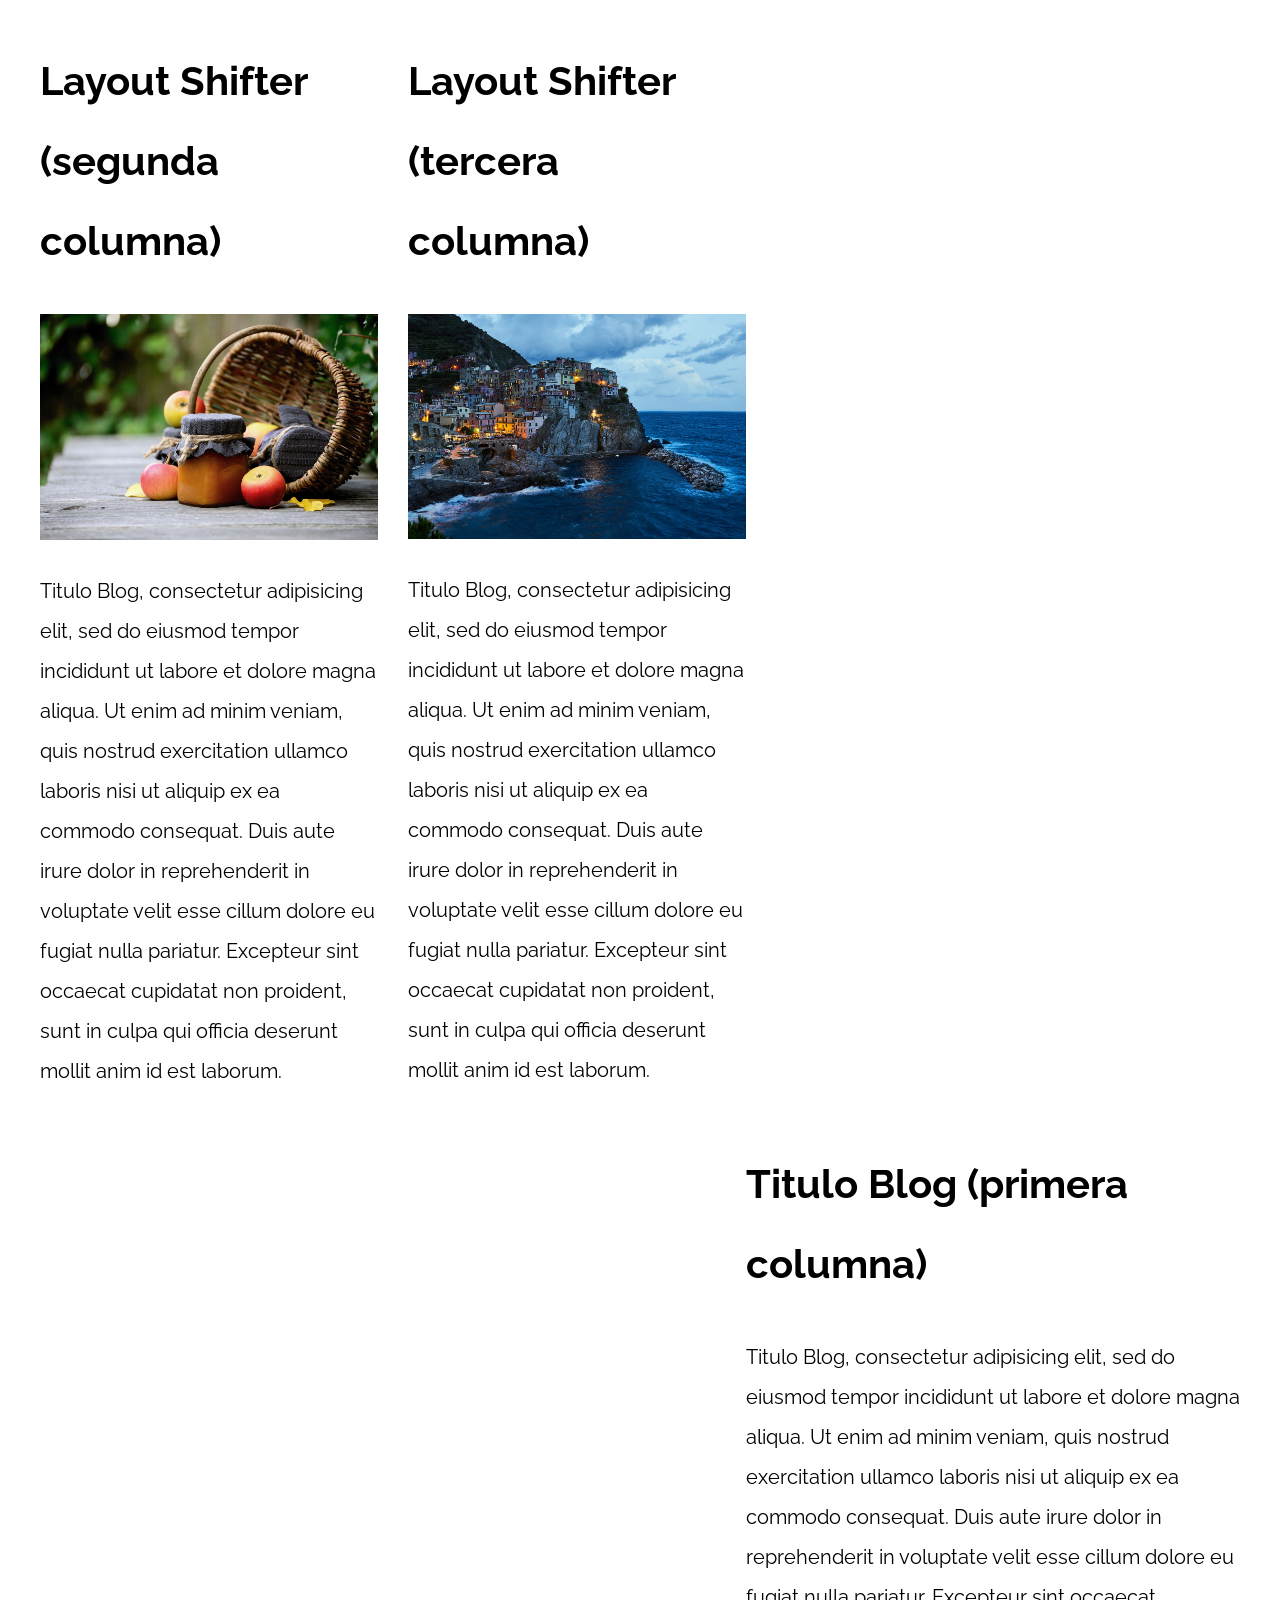
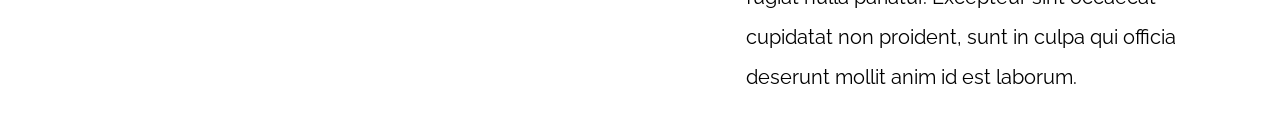
<file: 11-layout_shifter_css_grid/index.html>
<!DOCTYPE html>
<html>

<head>
    <meta charset="utf-8">
    <title>Patrones Responsive Web Design</title>
    <link rel="stylesheet" href="https://necolas.github.io/normalize.css/8.0.1/normalize.css">
    <link href="https://fonts.googleapis.com/css?family=Raleway:400,700,900" rel="stylesheet">
    <link rel="stylesheet" href="css/styles.css">
    <meta name="viewport" content="width=device-width, initial-scale=1">
</head>

<body>

    <div class="contenedor layout-shifter">
        <aside class="sidebar">
            <h1>Titulo Blog (primera columna)</h1>
            <p>
                Titulo Blog, consectetur adipisicing elit, sed do eiusmod tempor incididunt ut labore et dolore magna aliqua. Ut enim ad minim veniam, quis nostrud exercitation ullamco laboris nisi ut aliquip ex ea commodo consequat. Duis aute irure dolor in reprehenderit
                in voluptate velit esse cillum dolore eu fugiat nulla pariatur. Excepteur sint occaecat cupidatat non proident, sunt in culpa qui officia deserunt mollit anim id est laborum.
            </p>
        </aside>

        <main class="contenido-principal">
            <article class="entrada-blog">
                <h1>Layout Shifter (segunda columna)</h1>
                <img src="img/imagen1.jpg">
                <p>
                    Titulo Blog, consectetur adipisicing elit, sed do eiusmod tempor incididunt ut labore et dolore magna aliqua. Ut enim ad minim veniam, quis nostrud exercitation ullamco laboris nisi ut aliquip ex ea commodo consequat. Duis aute irure dolor in reprehenderit
                    in voluptate velit esse cillum dolore eu fugiat nulla pariatur. Excepteur sint occaecat cupidatat non proident, sunt in culpa qui officia deserunt mollit anim id est laborum.
                </p>
            </article>

            <article class="entrada-blog">
                <h1>Layout Shifter (tercera columna)</h1>
                <img src="img/imagen2.jpg">
                <p>
                    Titulo Blog, consectetur adipisicing elit, sed do eiusmod tempor incididunt ut labore et dolore magna aliqua. Ut enim ad minim veniam, quis nostrud exercitation ullamco laboris nisi ut aliquip ex ea commodo consequat. Duis aute irure dolor in reprehenderit
                    in voluptate velit esse cillum dolore eu fugiat nulla pariatur. Excepteur sint occaecat cupidatat non proident, sunt in culpa qui officia deserunt mollit anim id est laborum.
                </p>
            </article>
        </main>
    </div>

</body>

</html>
</file>
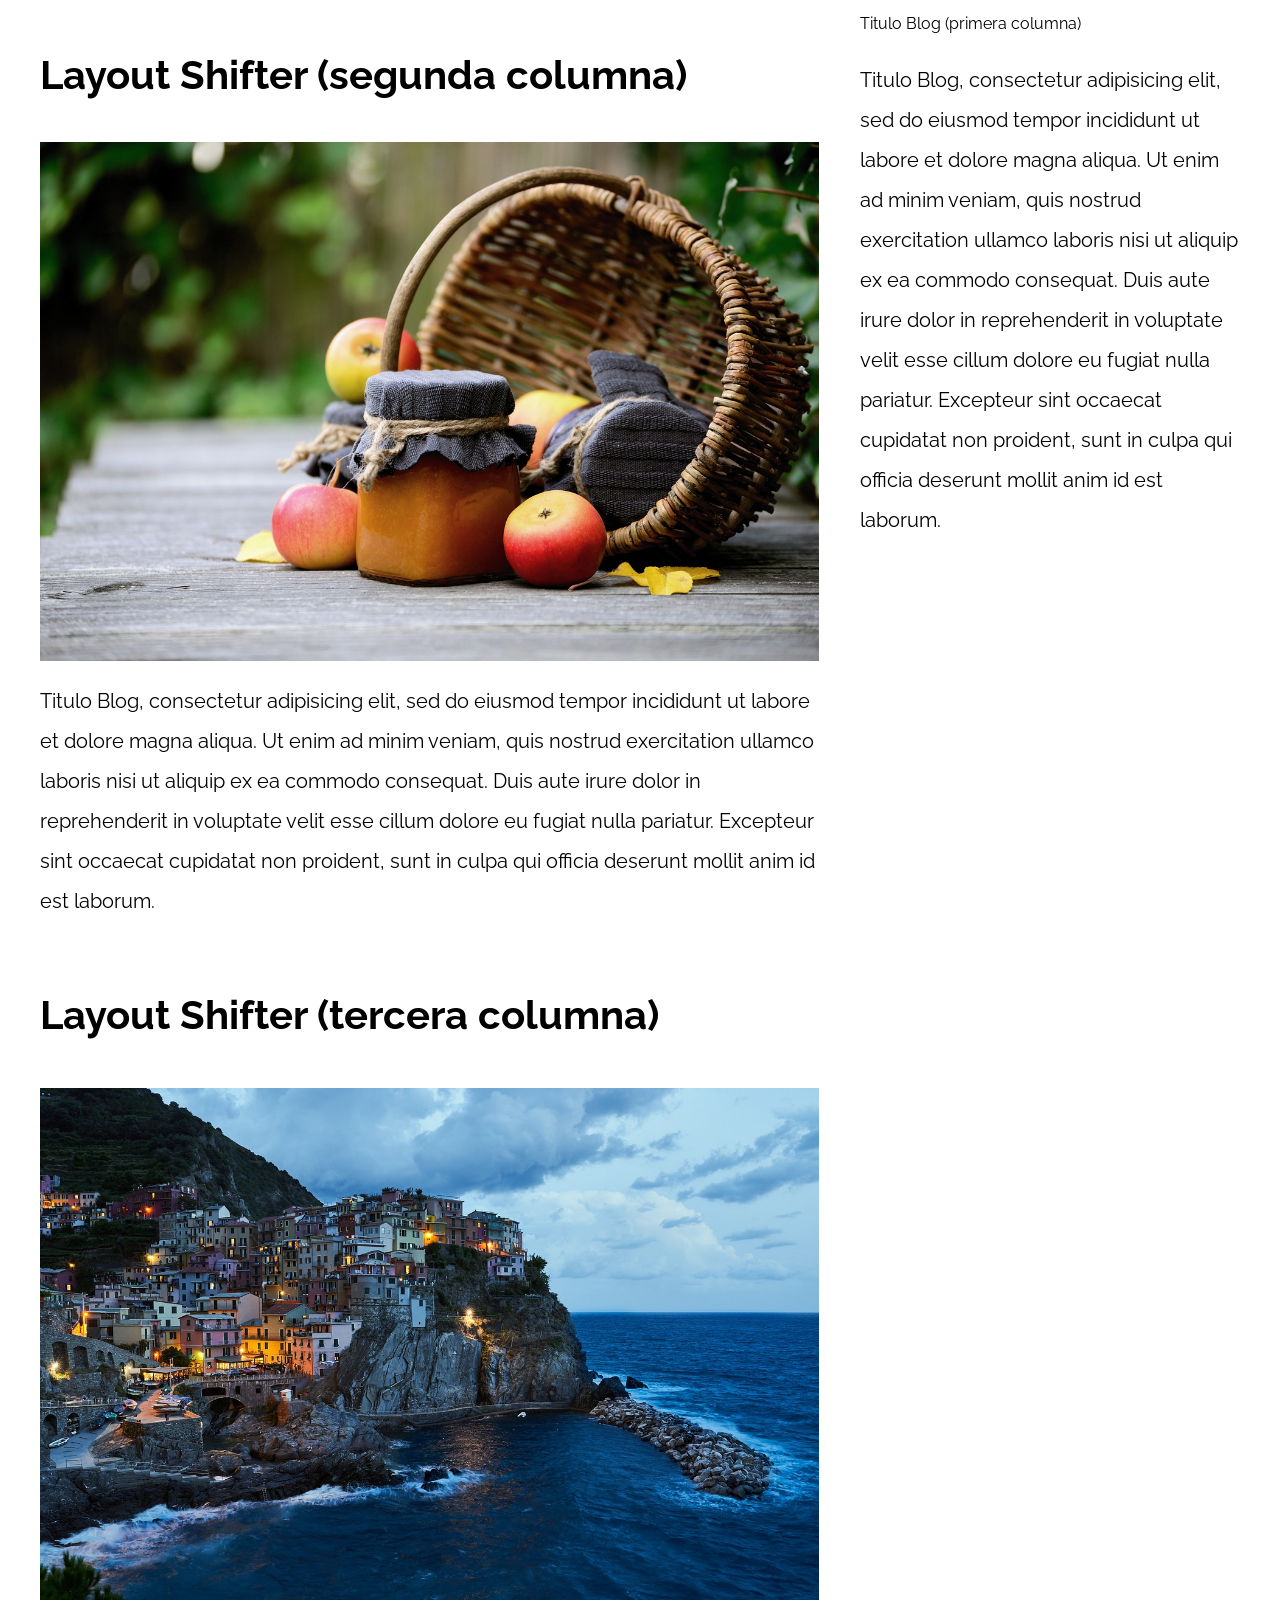
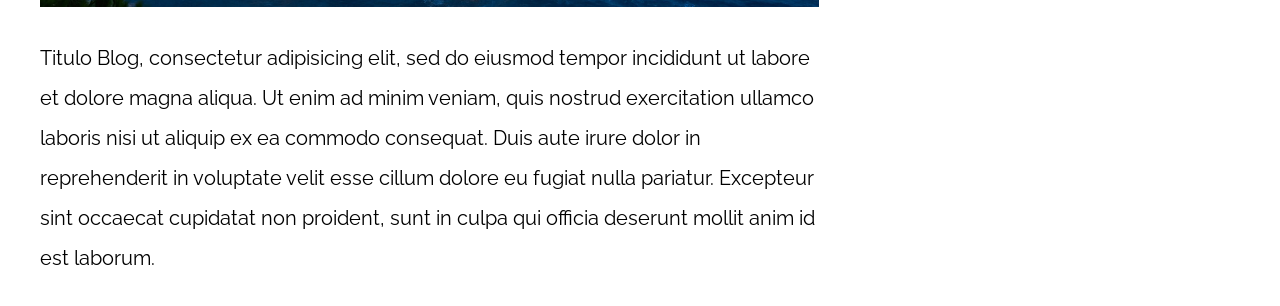
<file: 12-layout_shifter_flexbox/index.html>
<!DOCTYPE html>
<html>

<head>
    <meta charset="utf-8">
    <title>Patrones Responsive Web Design</title>
    <link rel="stylesheet" href="https://necolas.github.io/normalize.css/8.0.1/normalize.css">
    <link href="https://fonts.googleapis.com/css?family=Raleway:400,700,900" rel="stylesheet">
    <link rel="stylesheet" href="css/styles.css">
    <meta name="viewport" content="width=device-width, initial-scale=1">
</head>

<body>

    <div class="contenedor layout-shifter">
        <aside class="sidebar"
            <h1>Titulo Blog (primera columna)</h1>
            <p>
                Titulo Blog, consectetur adipisicing elit, sed do eiusmod tempor incididunt ut labore et dolore magna aliqua. Ut enim ad minim veniam, quis nostrud exercitation ullamco laboris nisi ut aliquip ex ea commodo consequat. Duis aute irure dolor in reprehenderit
                in voluptate velit esse cillum dolore eu fugiat nulla pariatur. Excepteur sint occaecat cupidatat non proident, sunt in culpa qui officia deserunt mollit anim id est laborum.
            </p>
        </aside>

        <main class="contenido-principal"
            <article class="entrada-blog">
                <h1>Layout Shifter (segunda columna)</h1>
                <img src="img/imagen1.jpg">
                <p>
                    Titulo Blog, consectetur adipisicing elit, sed do eiusmod tempor incididunt ut labore et dolore magna aliqua. Ut enim ad minim veniam, quis nostrud exercitation ullamco laboris nisi ut aliquip ex ea commodo consequat. Duis aute irure dolor in reprehenderit
                    in voluptate velit esse cillum dolore eu fugiat nulla pariatur. Excepteur sint occaecat cupidatat non proident, sunt in culpa qui officia deserunt mollit anim id est laborum.
                </p>
            </article>

            <article class="entrada-blog">
                <h1>Layout Shifter (tercera columna)</h1>
                <img src="img/imagen2.jpg">
                <p>
                    Titulo Blog, consectetur adipisicing elit, sed do eiusmod tempor incididunt ut labore et dolore magna aliqua. Ut enim ad minim veniam, quis nostrud exercitation ullamco laboris nisi ut aliquip ex ea commodo consequat. Duis aute irure dolor in reprehenderit
                    in voluptate velit esse cillum dolore eu fugiat nulla pariatur. Excepteur sint occaecat cupidatat non proident, sunt in culpa qui officia deserunt mollit anim id est laborum.
                </p>
            </article>
        </main>
    </div>

</body>

</html>
</file>
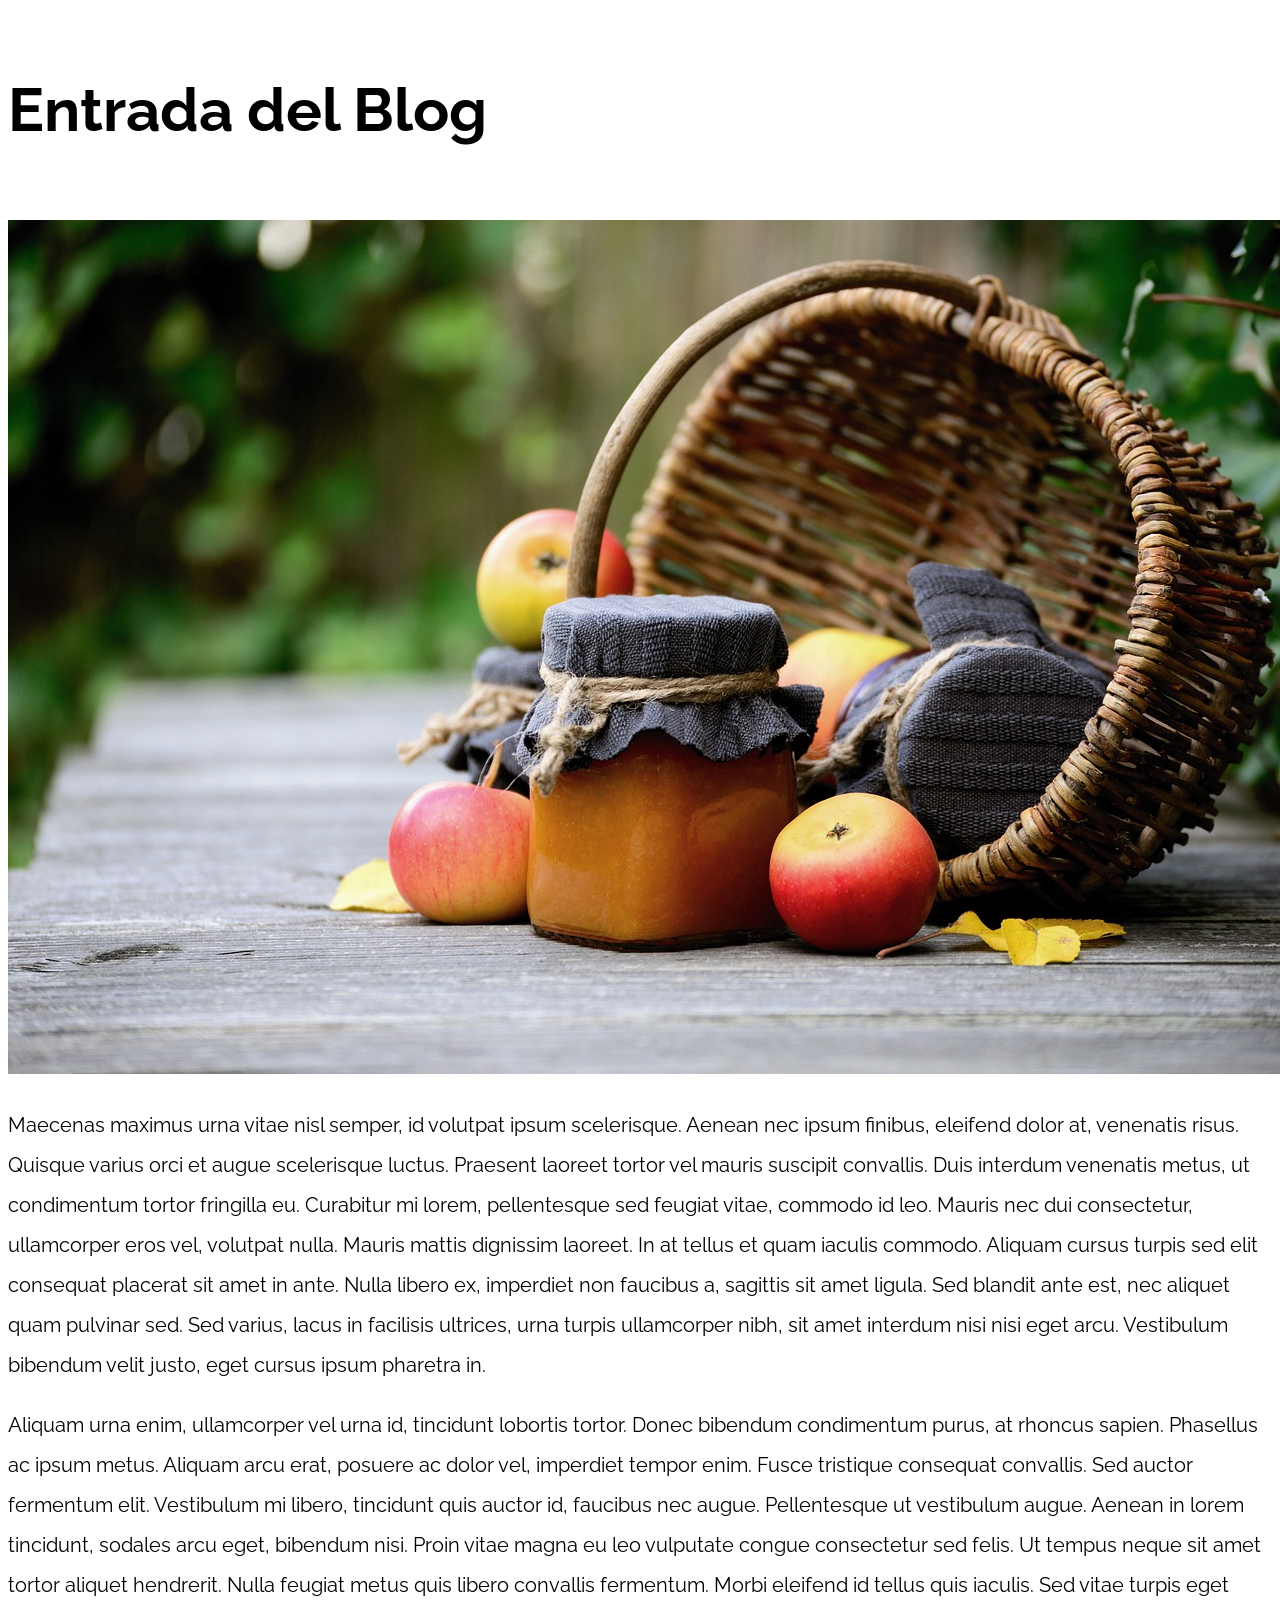
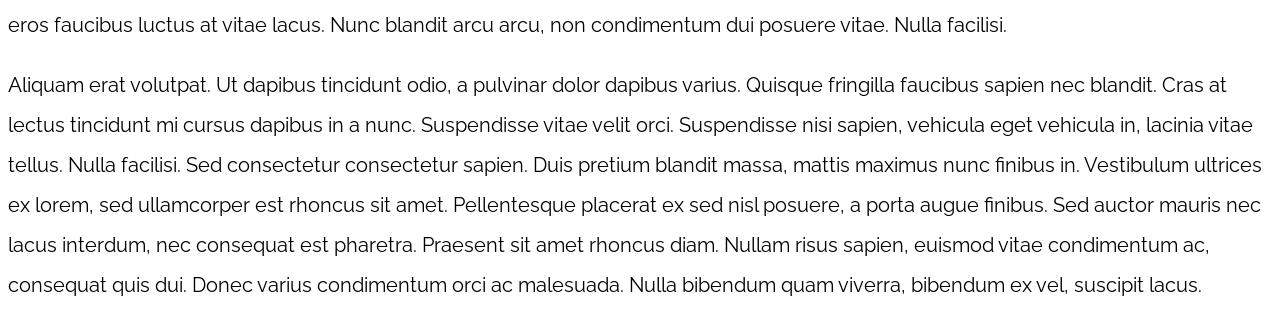
<file: 13-mostly_fluid/index.html>
<!DOCTYPE html>
<html>

<head>
    <meta charset="utf-8">
    <title>Patrones Responsive Web Design</title>
    <link rel="stylesheet" href="https://necolas.github.io/normalize.css/8.0.1/normalize.css">
    <link href="https://fonts.googleapis.com/css?family=Raleway:400,700,900" rel="stylesheet">
    <link rel="stylesheet" href="css/styles.css">
    <meta name="viewport" content="width=device-width, initial-scale=1">
</head>

<body>

    <div class="contenedor">
        <article class="entrada-blog">
            <h1>Entrada del Blog</h1>
            <img src="img/imagen1.jpg">

            <p>Maecenas maximus urna vitae nisl semper, id volutpat ipsum scelerisque. Aenean nec ipsum finibus, eleifend dolor at, venenatis risus. Quisque varius orci et augue scelerisque luctus. Praesent laoreet tortor vel mauris suscipit convallis. Duis
                interdum venenatis metus, ut condimentum tortor fringilla eu. Curabitur mi lorem, pellentesque sed feugiat vitae, commodo id leo. Mauris nec dui consectetur, ullamcorper eros vel, volutpat nulla. Mauris mattis dignissim laoreet. In at
                tellus et quam iaculis commodo. Aliquam cursus turpis sed elit consequat placerat sit amet in ante. Nulla libero ex, imperdiet non faucibus a, sagittis sit amet ligula. Sed blandit ante est, nec aliquet quam pulvinar sed. Sed varius, lacus
                in facilisis ultrices, urna turpis ullamcorper nibh, sit amet interdum nisi nisi eget arcu. Vestibulum bibendum velit justo, eget cursus ipsum pharetra in.</p>

            <p>Aliquam urna enim, ullamcorper vel urna id, tincidunt lobortis tortor. Donec bibendum condimentum purus, at rhoncus sapien. Phasellus ac ipsum metus. Aliquam arcu erat, posuere ac dolor vel, imperdiet tempor enim. Fusce tristique consequat
                convallis. Sed auctor fermentum elit. Vestibulum mi libero, tincidunt quis auctor id, faucibus nec augue. Pellentesque ut vestibulum augue. Aenean in lorem tincidunt, sodales arcu eget, bibendum nisi. Proin vitae magna eu leo vulputate
                congue consectetur sed felis. Ut tempus neque sit amet tortor aliquet hendrerit. Nulla feugiat metus quis libero convallis fermentum. Morbi eleifend id tellus quis iaculis. Sed vitae turpis eget eros faucibus luctus at vitae lacus. Nunc
                blandit arcu arcu, non condimentum dui posuere vitae. Nulla facilisi.</p>

            <p>Aliquam erat volutpat. Ut dapibus tincidunt odio, a pulvinar dolor dapibus varius. Quisque fringilla faucibus sapien nec blandit. Cras at lectus tincidunt mi cursus dapibus in a nunc. Suspendisse vitae velit orci. Suspendisse nisi sapien,
                vehicula eget vehicula in, lacinia vitae tellus. Nulla facilisi. Sed consectetur consectetur sapien. Duis pretium blandit massa, mattis maximus nunc finibus in. Vestibulum ultrices ex lorem, sed ullamcorper est rhoncus sit amet. Pellentesque
                placerat ex sed nisl posuere, a porta augue finibus. Sed auctor mauris nec lacus interdum, nec consequat est pharetra. Praesent sit amet rhoncus diam. Nullam risus sapien, euismod vitae condimentum ac, consequat quis dui. Donec varius
                condimentum orci ac malesuada. Nulla bibendum quam viverra, bibendum ex vel, suscipit lacus.</p>
        </article>

    </div>

</body>

</html>
</file>
<file: 01-2columnas_iguales_css_grid/css/styles.css>
html {
    box-sizing: border-box;
    font-size: 62.5%;
}

*,
*:before,
*:after {
    box-sizing: inherit;
}

body {
    font-family: 'Raleway', sans-serif;
    font-size: 1.6rem;
}

img {
    max-width: 100%;
}

h1 {
    font-size: 4rem;
}

.contenedor {
    max-width: 1200px;
    width: 95%;
    margin: 0 auto;
}

.entrada-blog a {
    display: inline-block;
    background-color: #2196F3;
    color: white;
    padding: 10px 20px;
    text-decoration: none;
    font-weight: bold;
    text-transform: uppercase;
}

/** CODIGO AQUI **/

@media (min-width: 768px) {
    .dos_columnas{
        display: grid;
        grid-template-columns: repeat(2,1fr);
        column-gap: 2rem;
    }
}
</file>
<file: 02-2columnas_iguales_flexbox/css/styles.css>
html {
    box-sizing: border-box;
    font-size: 62.5%;
}

*,
*:before,
*:after {
    box-sizing: inherit;
}

body {
    font-family: 'Raleway', sans-serif;
    font-size: 1.6rem;
}

img {
    max-width: 100%;
}

h1 {
    font-size: 4rem;
}

.contenedor {
    max-width: 1200px;
    width: 95%;
    margin: 0 auto;
}

.entrada-blog a {
    display: inline-block;
    background-color: #2196F3;
    color: white;
    padding: 10px 20px;
    text-decoration: none;
    font-weight: bold;
    text-transform: uppercase;
}

/** CODIGO AQUI **/

@media (min-width: 768px) {
    .dos_columnas{
        display: flex;
        justify-content: space-between;
    }
}
</file>
<file: 03-3columnas_iguales_css_grid/css/styles.css>
html {
    box-sizing: border-box;
    font-size: 62.5%;
}

*,
*:before,
*:after {
    box-sizing: inherit;
}

body {
    font-family: 'Raleway', sans-serif;
    font-size: 1.6rem;
}

img {
    max-width: 100%;
}

h1 {
    font-size: 4rem;
}

.contenedor {
    max-width: 1200px;
    width: 95%;
    margin: 0 auto;
}

.entrada-blog a {
    display: inline-block;
    background-color: #2196F3;
    color: white;
    padding: 10px 20px;
    text-decoration: none;
    font-weight: bold;
    text-transform: uppercase;
}

/** CODIGO AQUI **/

@media (min-width: 768px) {
    .tres-columnas{
        display: grid;
        grid-template-columns: repeat(3, 1fr);
        gap: 2rem;
    }
}
</file>
<file: 04-3columnas_iguales_flexbox/css/styles.css>
html {
    box-sizing: border-box;
    font-size: 62.5%;
}

*,
*:before,
*:after {
    box-sizing: inherit;
}

body {
    font-family: 'Raleway', sans-serif;
    font-size: 1.6rem;
}

img {
    max-width: 100%;
}

h1 {
    font-size: 4rem;
}

.contenedor {
    max-width: 1200px;
    width: 95%;
    margin: 0 auto;
}

.entrada-blog a {
    display: inline-block;
    background-color: #2196F3;
    color: white;
    padding: 10px 20px;
    text-decoration: none;
    font-weight: bold;
    text-transform: uppercase;
}

/** CODIGO AQUI **/

@media (min-width: 768px) {
    .tres-columnas{
        display: flex;
        gap: 2rem;
    }
}
</file>
<file: 05-3columnas_css_grid/css/styles.css>
html {
    box-sizing: border-box;
    font-size: 62.5%;
}

*,
*:before,
*:after {
    box-sizing: inherit;
}

body {
    font-family: 'Raleway', sans-serif;
    font-size: 1.6rem;
    line-height: 2;
}

img {
    max-width: 100%;
}

h1 {
    font-size: 4rem;
}

h2 {
    font-size: 3.2rem;
}

.contenedor {
    max-width: 1200px;
    width: 95%;
    margin: 0 auto;
}

p {
    font-size: 2rem;
}

.entrada-blog a {
    display: inline-block;
    background-color: #2196F3;
    color: white;
    padding: 10px 20px;
    text-decoration: none;
    font-weight: bold;
    text-transform: uppercase;
}


/** CODIGO AQUI **/

@media (min-width: 768px) {
    .contenedor-grid{
        display: grid;
        grid-template-areas: "izquierda contenido derecha";
        grid-template-columns: 1fr 3fr 1fr;
        gap: 2rem;
        grid-auto-flow: column;
    }
    
    .contenido_principal{
        grid-area: contenido;
    }
    .sidebar-1{
        grid-area: izquierda;
    }
}
</file>
<file: 06-3columnas_flexbox/css/styles.css>
html {
    box-sizing: border-box;
    font-size: 62.5%;
}

*,
*:before,
*:after {
    box-sizing: inherit;
}

body {
    font-family: 'Raleway', sans-serif;
    font-size: 1.6rem;
    line-height: 2;
}

img {
    max-width: 100%;
}

h1 {
    font-size: 4rem;
}

h2 {
    font-size: 3.2rem;
}

p {
    font-size: 2rem;
}

.contenedor {
    max-width: 1200px;
    width: 95%;
    margin: 0 auto;
}

.entrada-blog a {
    display: inline-block;
    background-color: #2196F3;
    color: white;
    padding: 10px 20px;
    text-decoration: none;
    font-weight: bold;
    text-transform: uppercase;
}

/** CODIGO AQUI **/

@media (min-width: 768px) {
    .contenedor-flex{
        display: flex;
        justify-content: space-between;
    }
    .contenido-principal{
        flex-basis: calc(60 - 1rem);
    }
    .sidebar{
        flex-basis: calc(20 - 1rem);
    }
    .sidebar_1{
        order: -1;
    }
}
</file>
<file: 07-column_drop_css_grid/css/styles.css>
html {
    box-sizing: border-box;
    font-size: 62.5%;
}

*,
*:before,
*:after {
    box-sizing: inherit;
}

body {
    font-family: 'Raleway', sans-serif;
    font-size: 1.6rem;
    line-height: 2;
}

img {
    max-width: 100%;
}

h1 {
    font-size: 4rem;
}

h2 {
    font-size: 3.2rem;
}

p {
    font-size: 2rem;
}

.contenedor {
    max-width: 1200px;
    width: 95%;
    margin: 0 auto;
}

.entrada-blog a {
    display: inline-block;
    background-color: #2196F3;
    color: white;
    padding: 10px 20px;
    text-decoration: none;
    font-weight: bold;
    text-transform: uppercase;
}



/** CODIGO AQUI **/
@media (min-width: 480px) {
    .column-drop-css{
        display: grid;
        grid-template-columns: repeat(2,1fr);
        gap: 2rem;
    }
    .primera{
        grid-column: 1/3;
        grid-row: 2/3;
    }
    .segunda{
        grid-column: 1/3;
    }
}

@media (min-width: 768px) {
    .column-drop-css{
        grid-template-columns: repeat(3,1fr);
    }
    .primera{
        grid-column: 2/3;
        grid-row: unset;
    }
    .segunda{
        grid-column: 3/4;
        grid-row: unset;
    }
}
</file>
<file: 08-column_drop_flexbox/css/styles.css>
html {
    box-sizing: border-box;
    font-size: 62.5%;
}

*,
*:before,
*:after {
    box-sizing: inherit;
}

body {
    font-family: 'Raleway', sans-serif;
    font-size: 1.6rem;
    line-height: 2;
}

img {
    max-width: 100%;
}

h1 {
    font-size: 4rem;
}

h2 {
    font-size: 3.2rem;
}

p {
    font-size: 2rem;
}

.contenedor {
    max-width: 1200px;
    width: 95%;
    margin: 0 auto;
}

.entrada-blog a {
    display: inline-block;
    background-color: #2196F3;
    color: white;
    padding: 10px 20px;
    text-decoration: none;
    font-weight: bold;
    text-transform: uppercase;
}

/** CODIGO AQUI **/

@media (min-width: 480px) {
    .column-drop-flex{
        display: flex;
        justify-content: space-between;
        flex-wrap:wrap ;
    }

    .contenido-principal,
    .primera{
        flex-basis: calc(50% - 1rem);
    }
}
@media (min-width: 768px) {
    .contenido-principal,
    .primera,
    .segunda{
        display: 0 0 calc(33.3% -2rem);
    }
}
</file>
<file: 09-con_sidebar_css_grid/css/styles.css>
html {
    box-sizing: border-box;
    font-size: 62.5%;
}

*,
*:before,
*:after {
    box-sizing: inherit;
}

body {
    font-family: 'Raleway', sans-serif;
    font-size: 1.6rem;
    line-height: 2;
}

img {
    max-width: 100%;
}

h1 {
    font-size: 4rem;
}

h2 {
    font-size: 3.2rem;
}

p {
    font-size: 2rem;
}

.contenedor {
    max-width: 1200px;
    width: 95%;
    margin: 0 auto;
}

.entrada-blog a {
    display: inline-block;
    background-color: #2196F3;
    color: white;
    padding: 10px 20px;
    text-decoration: none;
    font-weight: bold;
    text-transform: uppercase;
}

/** CODIGO AQUI **/

@media (min-width: 768px) {
    .con-sidebar{
        display: grid;
        grid-template-columns: 1fr 3fr ;
        gap: 2rem;
        grid-auto-flow:column ;
    }
    aside{
        grid-column: 1/2;
    }
}
</file>
<file: 11-layout_shifter_css_grid/css/styles.css>
html {
    box-sizing: border-box;
    font-size: 62.5%;
}

*,
*:before,
*:after {
    box-sizing: inherit;
}

body {
    font-family: 'Raleway', sans-serif;
    font-size: 1.6rem;
    line-height: 2;
}

img {
    max-width: 100%;
}

h1 {
    font-size: 4rem;
}

h2 {
    font-size: 3.2rem;
}

p {
    font-size: 2rem;
}

.contenedor {
    max-width: 1200px;
    width: 95%;
    margin: 0 auto;
}

.entrada-blog a {
    display: inline-block;
    background-color: #2196F3;
    color: white;
    padding: 10px 20px;
    text-decoration: none;
    font-weight: bold;
    text-transform: uppercase;
}


/** CODIGO AQUI **/

@media (min-width: 768px) {
    .layout-shifter{
        display: grid;
        grid-template-areas:"contenido"                                                                                              "inferior";
    }
    .sidebar{
        grid-area: inferior;
    }
    .contenido-principal{
        grid-area: contenido;
        display: grid;
        grid-template-areas:"entrada1 entreda2";
        grid-template-columns: repeat(2,1fr);
        column-gap: 3rem;
    }
}

@media (min-width: 992px) {
    .layout-shifter{
        grid-template-areas:"contenido sidebar";
    }
    .contenido-principal{
        grid-area: contenido;
    }
    .sidebar{
        grid-area: inferior;
        grid-template-areas:"entrada1"                                                                                               "entrada2"      
    }
}
</file>
<file: 12-layout_shifter_flexbox/css/styles.css>
html {
    box-sizing: border-box;
    font-size: 62.5%;
}

*,
*:before,
*:after {
    box-sizing: inherit;
}

body {
    font-family: 'Raleway', sans-serif;
    font-size: 1.6rem;
    line-height: 2;
}

img {
    max-width: 100%;
}

h1 {
    font-size: 4rem;
}

h2 {
    font-size: 3.2rem;
}

p {
    font-size: 2rem;
}

.contenedor {
    max-width: 1200px;
    width: 95%;
    margin: 0 auto;
}

.entrada-blog a {
    display: inline-block;
    background-color: #2196F3;
    color: white;
    padding: 10px 20px;
    text-decoration: none;
    font-weight: bold;
    text-transform: uppercase;
}

/** CODIGO AQUI **/
@media (min-width: 768px) {
    .layout-shifter{
        display: flex;
        flex-direction: column-reverse;
    }
    .contenido-principal{
        display: flex;
        justify-content: space-between;
    }
    .entrada-blog{
        flex: 0 0 calc(50% - 2rem);
    }
}

@media (min-width: 992px) {
    .layout-shifter{
        flex-direction: row;
        justify-content: space-between;
    }
    .contenido-principal{
        flex: 0 0 calc(66.6% - 2rem);
        flex-wrap:wrap ;
    }
    .sidebar{
        flex: 0 0 calc(33.3% - 2rem);
        order:2;
    }
    .entrada-blog{
        flex: 0 0 100%;
    }
}
</file>
<file: 13-mostly_fluid/css/styles.css>
html {
    box-sizing: border-box;
    font-size: 62.5%;
}

*,
*:before,
*:after {
    box-sizing: inherit;
}

body {
    font-family: 'Raleway', sans-serif;
    font-size: 1.6rem;
    line-height: 2;
}
h1 {
    font-size: 4rem;
}

h2 {
    font-size: 3.2rem;
}

p {
    font-size: 2rem;
}

.entrada-blog a {
    display: inline-block;
    background-color: #2196F3;
    color: white;
    padding: 10px 20px;
    text-decoration: none;
    font-weight: bold;
    text-transform: uppercase;
}

/** CODIGO AQUI **/

h1{
    text-align: center;
    font-size: 3rem;
}

@media (min-width: 768px) {
    h1{
        font-size: 6rem;
        text-align: left;
    }
}
</file>
